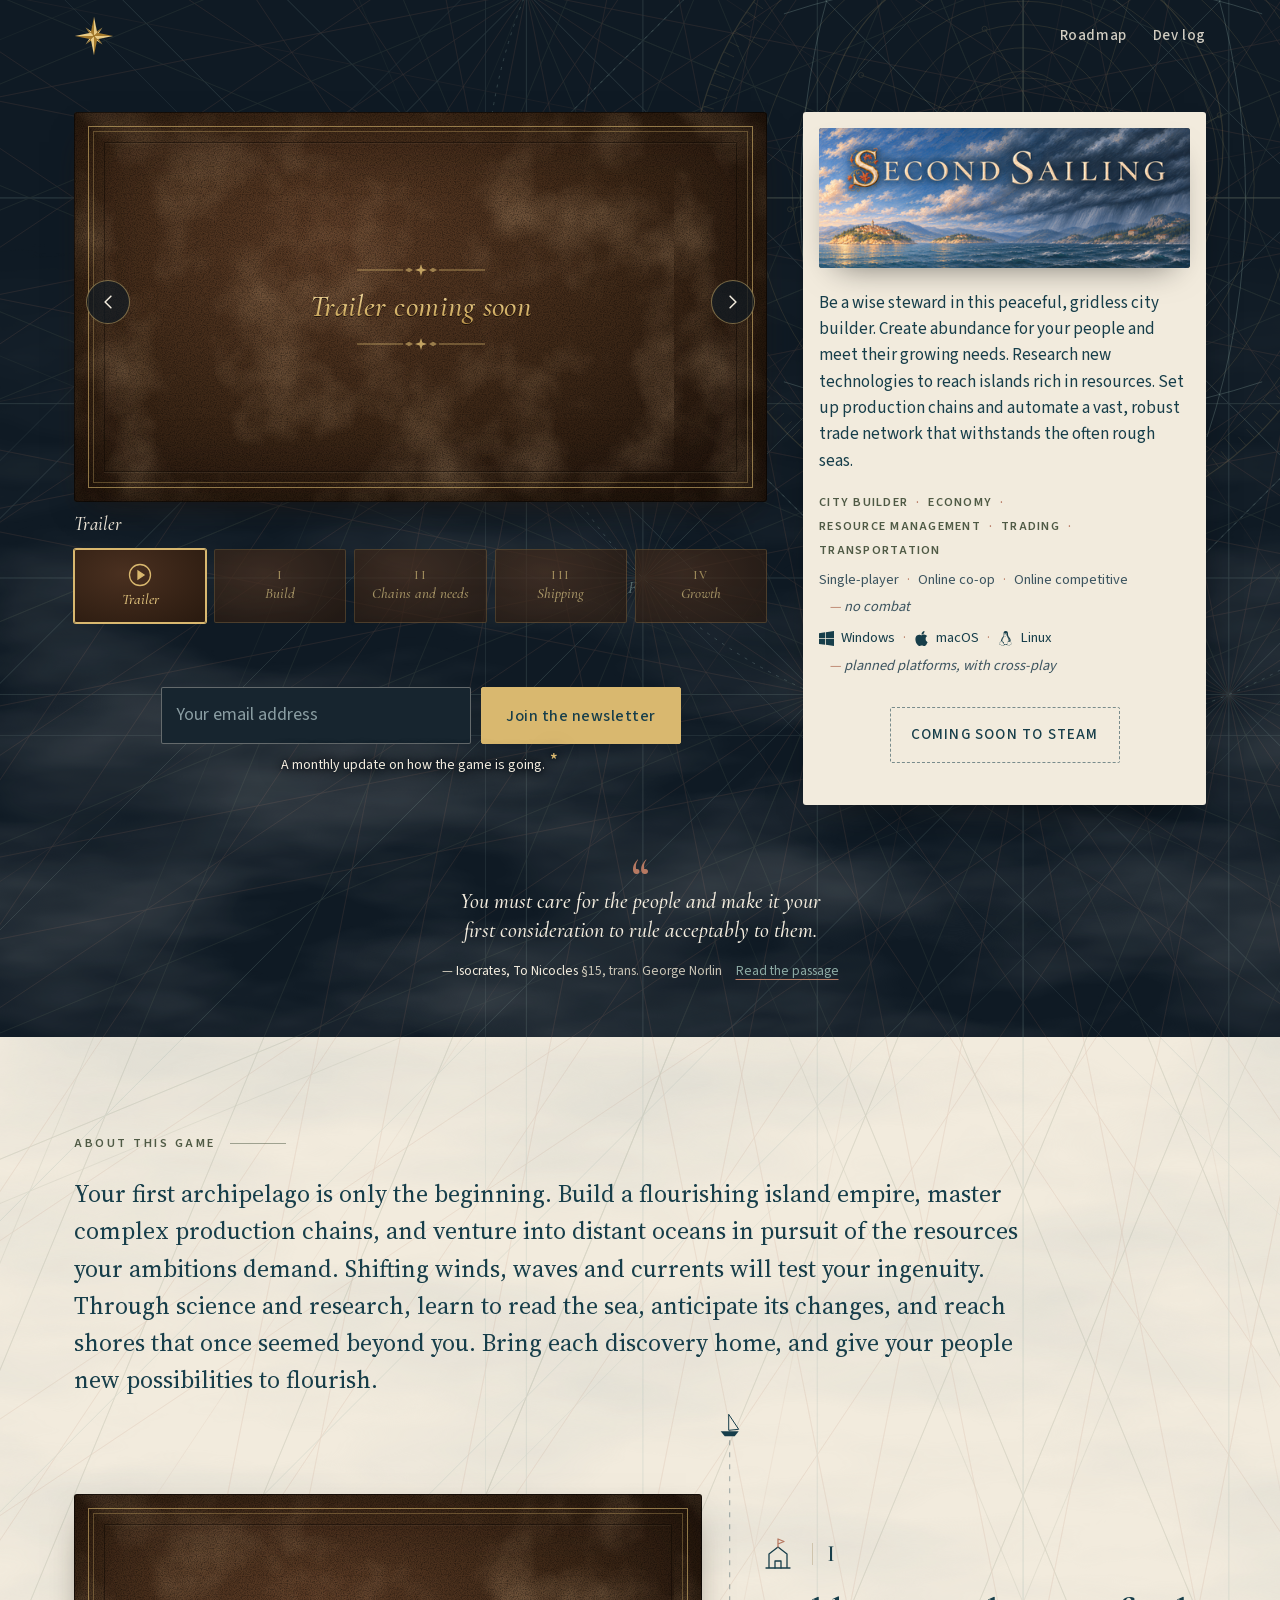
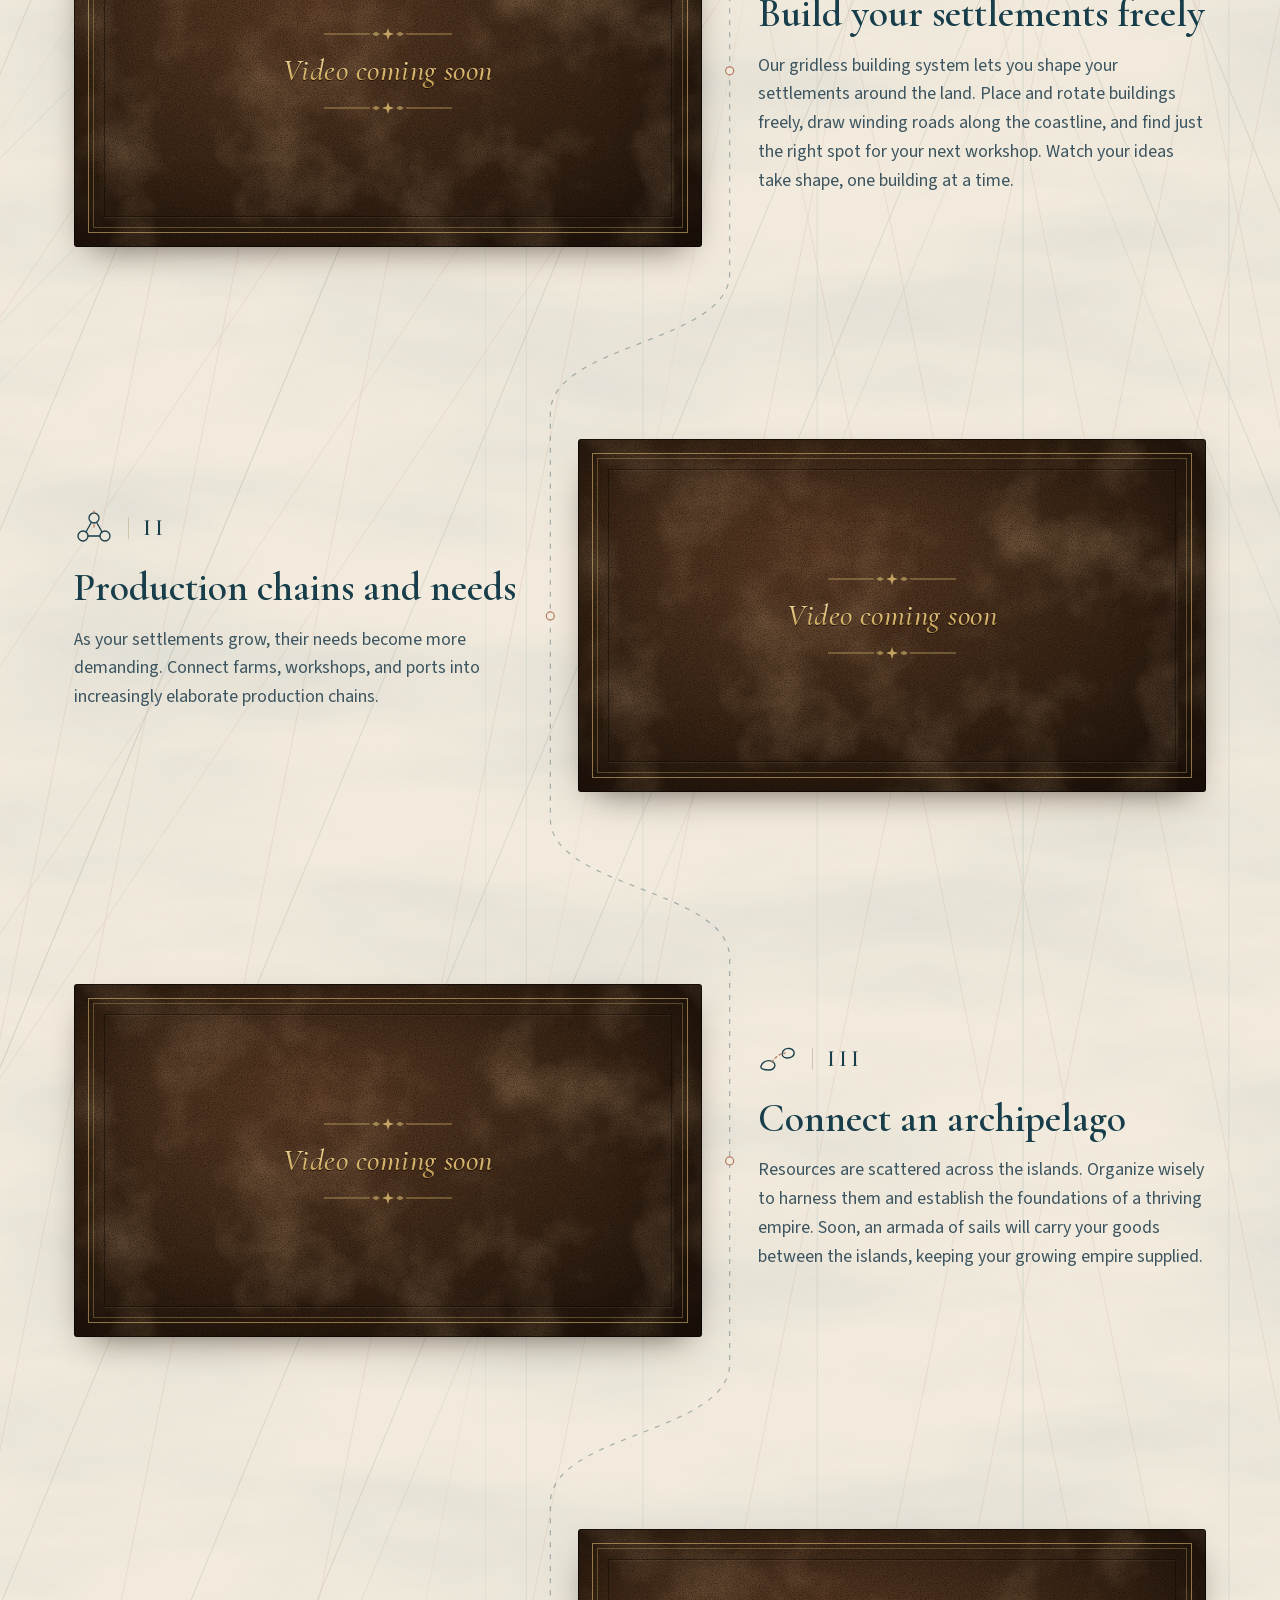
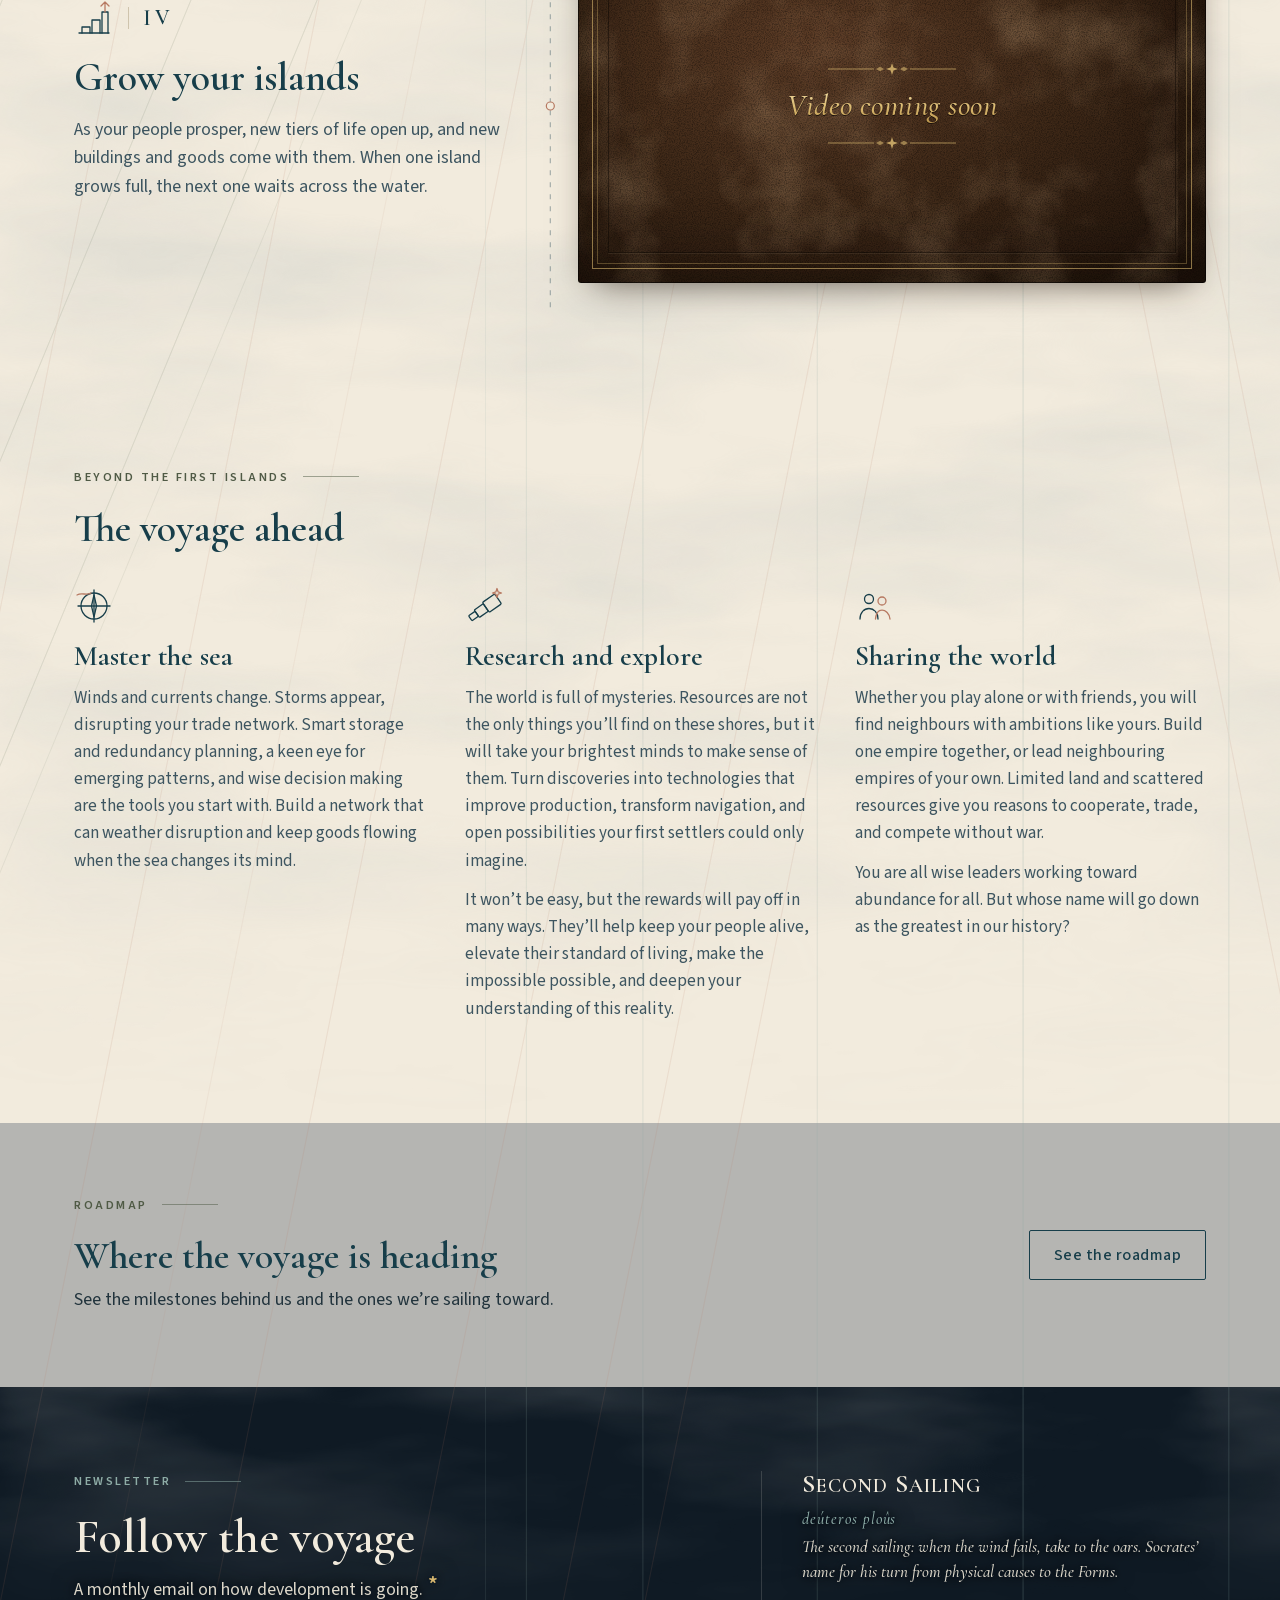
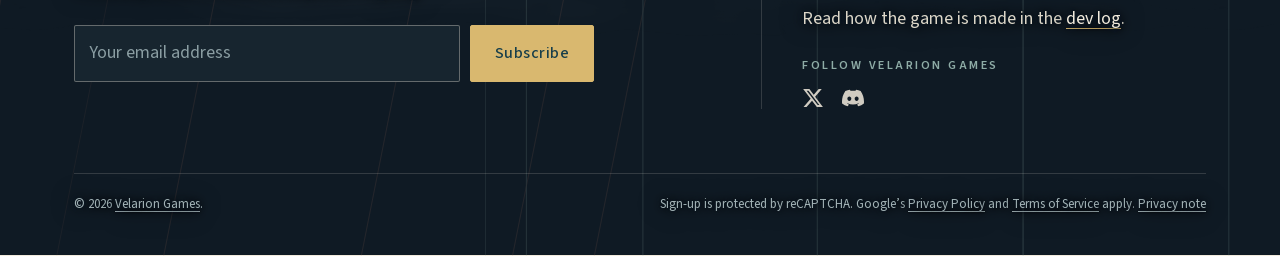
<file: index.html>
<!doctype html>
<html lang="en">
<head>
<meta charset="utf-8">
<meta name="viewport" content="width=device-width,initial-scale=1,viewport-fit=cover">
<title>Second Sailing · a peaceful island empire and city builder game</title>
<meta name="description" content="Be a wise steward in this peaceful, gridless city builder. Create abundance for your people and meet their growing needs. Research new technologies to reach islands rich in resources. Set up production chains and automate a vast, robust trade network that withstands the often rough seas.">
<!-- unlisted until the title is final: remove this line to let search engines index the site -->
<meta name="robots" content="noindex">
<meta name="theme-color" content="#0f1a24">
<link rel="canonical" href="https://secondsailinggame.com/">
<link rel="icon" href="assets/img/favicon.svg" type="image/svg+xml">
<link rel="icon" href="assets/img/favicon-32.png" sizes="32x32" type="image/png">
<link rel="apple-touch-icon" href="assets/img/apple-touch-icon.png">
<meta property="og:type" content="website">
<meta property="og:site_name" content="Second Sailing">
<meta property="og:url" content="https://secondsailinggame.com/">
<meta property="og:title" content="Second Sailing · a peaceful island empire and city builder game">
<meta property="og:description" content="Be a wise steward in this peaceful, gridless city builder. Create abundance for your people and meet their growing needs. Research new technologies to reach islands rich in resources. Set up production chains and automate a vast, robust trade network that withstands the often rough seas.">
<meta property="og:image" content="https://secondsailinggame.com/assets/img/og-card-capsule.jpg?v=3">
<meta property="og:image:width" content="1200">
<meta property="og:image:height" content="630">
<meta property="og:image:alt" content="Second Sailing, a peaceful island empire and city builder game, by Velarion Games">
<meta name="twitter:card" content="summary_large_image">
<meta name="twitter:site" content="@VelarionGames">
<meta name="twitter:title" content="Second Sailing · a peaceful island empire and city builder game">
<meta name="twitter:description" content="Be a wise steward in this peaceful, gridless city builder. Create abundance for your people and meet their growing needs. Research new technologies to reach islands rich in resources. Set up production chains and automate a vast, robust trade network that withstands the often rough seas.">
<meta name="twitter:image" content="https://secondsailinggame.com/assets/img/og-card-capsule.jpg?v=3">
<link rel="preload" href="assets/fonts/cormorant-garamond.woff2" as="font" type="font/woff2" crossorigin>
<link rel="preload" href="assets/fonts/source-sans-3.woff2" as="font" type="font/woff2" crossorigin>
<link rel="stylesheet" href="assets/css/site.css">
<link rel="stylesheet" href="assets/css/home.css">
<script src="assets/js/chart.js" defer></script>
<script src="assets/js/diag.js" defer></script>
<script src="assets/js/home.js" defer></script>
<script src="assets/js/newsletter.js" defer></script>
<!-- visitor stats: Umami, cookieless; see privacy.html -->
<script defer src="https://cloud.umami.is/script.js" data-website-id="c19581eb-c66b-4b30-b1ee-69ed02905c72" data-domains="secondsailinggame.com"></script>
</head>
<body>
<a class="skip" href="#about">Skip to content</a>

<header class="hero dark">
  <div class="mist" aria-hidden="true"><i class="a"></i><i class="b"></i></div>
  <div class="nav" id="nav"><div class="in">
    <a class="wordmark caps" href="#top" aria-label="Second Sailing, back to top"><svg class="compass" viewBox="-50 -50 100 100" aria-hidden="true"><path d="M0-30 5-5 0 0z" transform="rotate(45)"/><path class="sh" d="M0-30-5-5 0 0z" transform="rotate(45)"/><path d="M0-30 5-5 0 0z" transform="rotate(135)"/><path class="sh" d="M0-30-5-5 0 0z" transform="rotate(135)"/><path d="M0-30 5-5 0 0z" transform="rotate(225)"/><path class="sh" d="M0-30-5-5 0 0z" transform="rotate(225)"/><path d="M0-30 5-5 0 0z" transform="rotate(315)"/><path class="sh" d="M0-30-5-5 0 0z" transform="rotate(315)"/><path d="M0-48 8-8 0 0z" transform="rotate(0)"/><path class="sh" d="M0-48-8-8 0 0z" transform="rotate(0)"/><path d="M0-48 8-8 0 0z" transform="rotate(90)"/><path class="sh" d="M0-48-8-8 0 0z" transform="rotate(90)"/><path d="M0-48 8-8 0 0z" transform="rotate(180)"/><path class="sh" d="M0-48-8-8 0 0z" transform="rotate(180)"/><path d="M0-48 8-8 0 0z" transform="rotate(270)"/><path class="sh" d="M0-48-8-8 0 0z" transform="rotate(270)"/><circle r="3.2"/></svg><span class="wm">S<i>econd</i> S<i>ailing</i></span></a>
    <nav aria-label="Main"><a href="roadmap.html">Roadmap</a><a href="https://velarion.games/devlog/index.html" target="_blank" rel="noopener">Dev log</a></nav>
  </div></div>
  <!-- Steam's top area: trailer + screenshot carousel and the sign-up on the left; header capsule, short description and facts on the right; then the quote.
       Placeholders until the trailer, capsule art and the four loop screenshots exist. -->
  <div class="in store">
    <div class="side">
      <div class="capsule">
        <!-- placeholder small capsule (Steam 462x174) in the header capsule slot until the final art exists -->
        <h1 id="top"><img src="assets/img/capsule-small-placeholder.jpg" width="924" height="348" alt="Second Sailing" fetchpriority="high"></h1>
      </div>
    <div class="summary">
      <p class="short">Be a wise steward in this peaceful, gridless city builder. Create abundance for your people and meet their growing needs. Research new technologies to reach islands rich in resources. Set up production chains and automate a vast, robust trade network that withstands the often rough seas.</p>
      <ul class="facts">
        <li class="tags" aria-label="Genres"><span>City Builder</span><span>Economy</span><span>Resource Management</span><span>Trading</span><span>Transportation</span></li>
        <li aria-label="Ways to play"><span>Single-player</span><span>Online co-op</span><span>Online competitive</span><em>no combat</em></li>
        <li class="platforms" aria-label="Planned platforms"><span><svg class="os" viewBox="0 0 24 24" aria-hidden="true"><path fill="currentColor" d="M0 3.449L9.75 2.1v9.451H0m10.949-9.602L24 0v11.4H10.949M0 12.6h9.75v9.451L0 20.699M10.949 12.6H24V24l-12.9-1.801"/></svg>Windows</span><span><svg class="os" viewBox="0 0 24 24" aria-hidden="true"><path fill="currentColor" d="M12.152 6.896c-.948 0-2.415-1.078-3.96-1.04-2.04.027-3.91 1.183-4.961 3.014-2.117 3.675-.546 9.103 1.519 12.09 1.013 1.454 2.208 3.09 3.792 3.039 1.52-.065 2.09-.987 3.935-.987 1.831 0 2.35.987 3.96.948 1.637-.026 2.676-1.48 3.676-2.948 1.156-1.688 1.636-3.325 1.662-3.415-.039-.013-3.182-1.221-3.22-4.857-.026-3.04 2.48-4.494 2.597-4.559-1.429-2.09-3.623-2.324-4.39-2.376-2-.156-3.675 1.09-4.61 1.09zM15.53 3.83c.843-1.012 1.4-2.427 1.245-3.83-1.207.052-2.662.805-3.532 1.818-.78.896-1.454 2.338-1.273 3.714 1.338.104 2.715-.688 3.559-1.701"/></svg>macOS</span><span><svg class="os" viewBox="0 0 24 24" aria-hidden="true"><path fill="currentColor" d="M12.504 0c-.155 0-.315.008-.48.021-4.226.333-3.105 4.807-3.17 6.298-.076 1.092-.3 1.953-1.05 3.02-.885 1.051-2.127 2.75-2.716 4.521-.278.832-.41 1.684-.287 2.489a.424.424 0 00-.11.135c-.26.268-.45.6-.663.839-.199.199-.485.267-.797.4-.313.136-.658.269-.864.68-.09.189-.136.394-.132.602 0 .199.027.4.055.536.058.399.116.728.04.97-.249.68-.28 1.145-.106 1.484.174.334.535.47.94.601.81.2 1.91.135 2.774.6.926.466 1.866.67 2.616.47.526-.116.97-.464 1.208-.946.587-.003 1.23-.269 2.26-.334.699-.058 1.574.267 2.577.2.025.134.063.198.114.333l.003.003c.391.778 1.113 1.132 1.884 1.071.771-.06 1.592-.536 2.257-1.306.631-.765 1.683-1.084 2.378-1.503.348-.199.629-.469.649-.853.023-.4-.2-.811-.714-1.376v-.097l-.003-.003c-.17-.2-.25-.535-.338-.926-.085-.401-.182-.786-.492-1.046h-.003c-.059-.054-.123-.067-.188-.135a.357.357 0 00-.19-.064c.431-1.278.264-2.55-.173-3.694-.533-1.41-1.465-2.638-2.175-3.483-.796-1.005-1.576-1.957-1.56-3.368.026-2.152.236-6.133-3.544-6.139zm.529 3.405h.013c.213 0 .396.062.584.198.19.135.33.332.438.533.105.259.158.459.166.724 0-.02.006-.04.006-.06v.105a.086.086 0 01-.004-.021l-.004-.024a1.807 1.807 0 01-.15.706.953.953 0 01-.213.335.71.71 0 00-.088-.042c-.104-.045-.198-.064-.284-.133a1.312 1.312 0 00-.22-.066c.05-.06.146-.133.183-.198.053-.128.082-.264.088-.402v-.02a1.21 1.21 0 00-.061-.4c-.045-.134-.101-.2-.183-.333-.084-.066-.167-.132-.267-.132h-.016c-.093 0-.176.03-.262.132a.8.8 0 00-.205.334 1.18 1.18 0 00-.09.4v.019c.002.089.008.179.02.267-.193-.067-.438-.135-.607-.202a1.635 1.635 0 01-.018-.2v-.02a1.772 1.772 0 01.15-.768c.082-.22.232-.406.43-.533a.985.985 0 01.594-.2zm-2.962.059h.036c.142 0 .27.048.399.135.146.129.264.288.344.465.09.199.14.4.153.667v.004c.007.134.006.2-.002.266v.08c-.03.007-.056.018-.083.024-.152.055-.274.135-.393.2.012-.09.013-.18.003-.267v-.015c-.012-.133-.04-.2-.082-.333a.613.613 0 00-.166-.267.248.248 0 00-.183-.064h-.021c-.071.006-.13.04-.186.132a.552.552 0 00-.12.27.944.944 0 00-.023.33v.015c.012.135.037.2.08.334.046.134.098.2.166.268.01.009.02.018.034.024-.07.057-.117.07-.176.136a.304.304 0 01-.131.068 2.62 2.62 0 01-.275-.402 1.772 1.772 0 01-.155-.667 1.759 1.759 0 01.08-.668 1.43 1.43 0 01.283-.535c.128-.133.26-.2.418-.2zm1.37 1.706c.332 0 .733.065 1.216.399.293.2.523.269 1.052.468h.003c.255.136.405.266.478.399v-.131a.571.571 0 01.016.47c-.123.31-.516.643-1.063.842v.002c-.268.135-.501.333-.775.465-.276.135-.588.292-1.012.267a1.139 1.139 0 01-.448-.067 3.566 3.566 0 01-.322-.198c-.195-.135-.363-.332-.612-.465v-.005h-.005c-.4-.246-.616-.512-.686-.71-.07-.268-.005-.47.193-.6.224-.135.38-.271.483-.336.104-.074.143-.102.176-.131h.002v-.003c.169-.202.436-.47.839-.601.139-.036.294-.065.466-.065zm2.8 2.142c.358 1.417 1.196 3.475 1.735 4.473.286.534.855 1.659 1.102 3.024.156-.005.33.018.513.064.646-1.671-.546-3.467-1.089-3.966-.22-.2-.232-.335-.123-.335.59.534 1.365 1.572 1.646 2.757.13.535.16 1.104.021 1.67.067.028.135.06.205.067 1.032.534 1.413.938 1.23 1.537v-.043c-.06-.003-.12 0-.18 0h-.016c.151-.467-.182-.825-1.065-1.224-.915-.4-1.646-.336-1.77.465-.008.043-.013.066-.018.135-.068.023-.139.053-.209.064-.43.268-.662.669-.793 1.187-.13.533-.17 1.156-.205 1.869v.003c-.02.334-.17.838-.319 1.35-1.5 1.072-3.58 1.538-5.348.334a2.645 2.645 0 00-.402-.533 1.45 1.45 0 00-.275-.333c.182 0 .338-.03.465-.067a.615.615 0 00.314-.334c.108-.267 0-.697-.345-1.163-.345-.467-.931-.995-1.788-1.521-.63-.4-.986-.87-1.15-1.396-.165-.534-.143-1.085-.015-1.645.245-1.07.873-2.11 1.274-2.763.107-.065.037.135-.408.974-.396.751-1.14 2.497-.122 3.854a8.123 8.123 0 01.647-2.876c.564-1.278 1.743-3.504 1.836-5.268.048.036.217.135.289.202.218.133.38.333.59.465.21.201.477.335.876.335.039.003.075.006.11.006.412 0 .73-.134.997-.268.29-.134.52-.334.74-.4h.005c.467-.135.835-.402 1.044-.7zm2.185 8.958c.037.6.343 1.245.882 1.377.588.134 1.434-.333 1.791-.765l.211-.01c.315-.007.577.01.847.268l.003.003c.208.199.305.53.391.876.085.4.154.78.409 1.066.486.527.645.906.636 1.14l.003-.007v.018l-.003-.012c-.015.262-.185.396-.498.595-.63.401-1.746.712-2.457 1.57-.618.737-1.37 1.14-2.036 1.191-.664.053-1.237-.2-1.574-.898l-.005-.003c-.21-.4-.12-1.025.056-1.69.176-.668.428-1.344.463-1.897.037-.714.076-1.335.195-1.814.12-.465.308-.797.641-.984l.045-.022zm-10.814.049h.01c.053 0 .105.005.157.014.376.055.706.333 1.023.752l.91 1.664.003.003c.243.533.754 1.064 1.189 1.637.434.598.77 1.131.729 1.57v.006c-.057.744-.48 1.148-1.125 1.294-.645.135-1.52.002-2.395-.464-.968-.536-2.118-.469-2.857-.602-.369-.066-.61-.2-.723-.4-.11-.2-.113-.602.123-1.23v-.004l.002-.003c.117-.334.03-.752-.027-1.118-.055-.401-.083-.71.043-.94.16-.334.396-.4.69-.533.294-.135.64-.202.915-.47h.002v-.002c.256-.268.445-.601.668-.838.19-.201.38-.336.663-.336zm7.159-9.074c-.435.201-.945.535-1.488.535-.542 0-.97-.267-1.28-.466-.154-.134-.28-.268-.373-.335-.164-.134-.144-.333-.074-.333.109.016.129.134.199.2.096.066.215.2.36.333.292.2.68.467 1.167.467.485 0 1.053-.267 1.398-.466.195-.135.445-.334.648-.467.156-.136.149-.267.279-.267.128.016.034.134-.147.332a8.097 8.097 0 01-.69.468zm-1.082-1.583V5.64c-.006-.02.013-.042.029-.05.074-.043.18-.027.26.004.063 0 .16.067.15.135-.006.049-.085.066-.135.066-.055 0-.092-.043-.141-.068-.052-.018-.146-.008-.163-.065zm-.551 0c-.02.058-.113.049-.166.066-.047.025-.086.068-.14.068-.05 0-.13-.02-.136-.068-.01-.066.088-.133.15-.133.08-.031.184-.047.259-.005.019.009.036.03.03.05v.02h.003z"/></svg>Linux</span><em>planned platforms, with cross-play</em></li>
      </ul>
    </div>
      <div class="steam">
        <p class="steam-soon">Coming soon to Steam</p>
      </div>
    </div>
    <div class="main-col">
    <div class="gallery" aria-roledescription="carousel" aria-label="Trailer and screenshots">
      <div class="stage">
        <figure class="slide trailer" id="shot-trailer" role="group" aria-roledescription="slide" aria-label="1 of 5: Trailer">
          <div class="tocome" role="img" aria-label="Trailer coming soon"><div class="plate"><svg class="orn" viewBox="0 0 132 14" aria-hidden="true"><path d="M2 7h46M84 7h46" stroke="currentColor" stroke-width=".8"/><path d="M50 7l4-2.2L58 7l-4 2.2zM74 7l4-2.2L82 7l-4 2.2z" fill="currentColor" opacity=".7"/><path d="M66 1l1.4 4.6L72 7l-4.6 1.4L66 13l-1.4-4.6L60 7l4.6-1.4z" fill="currentColor"/></svg><b>Trailer coming soon</b><svg class="orn" viewBox="0 0 132 14" aria-hidden="true"><path d="M2 7h46M84 7h46" stroke="currentColor" stroke-width=".8"/><path d="M50 7l4-2.2L58 7l-4 2.2zM74 7l4-2.2L82 7l-4 2.2z" fill="currentColor" opacity=".7"/><path d="M66 1l1.4 4.6L72 7l-4.6 1.4L66 13l-1.4-4.6L60 7l4.6-1.4z" fill="currentColor"/></svg></div></div>
          <figcaption>Trailer</figcaption>
        </figure>
        <figure class="slide" id="shot-2" role="group" aria-roledescription="slide" aria-label="2 of 5: Build your settlements freely" hidden>
          <div class="tocome" role="img" aria-label="Build your settlements freely: screenshot coming soon"><div class="plate"><svg class="orn" viewBox="0 0 132 14" aria-hidden="true"><path d="M2 7h46M84 7h46" stroke="currentColor" stroke-width=".8"/><path d="M50 7l4-2.2L58 7l-4 2.2zM74 7l4-2.2L82 7l-4 2.2z" fill="currentColor" opacity=".7"/><path d="M66 1l1.4 4.6L72 7l-4.6 1.4L66 13l-1.4-4.6L60 7l4.6-1.4z" fill="currentColor"/></svg><b>Screenshot coming soon</b><svg class="orn" viewBox="0 0 132 14" aria-hidden="true"><path d="M2 7h46M84 7h46" stroke="currentColor" stroke-width=".8"/><path d="M50 7l4-2.2L58 7l-4 2.2zM74 7l4-2.2L82 7l-4 2.2z" fill="currentColor" opacity=".7"/><path d="M66 1l1.4 4.6L72 7l-4.6 1.4L66 13l-1.4-4.6L60 7l4.6-1.4z" fill="currentColor"/></svg></div></div>
          <figcaption><span>I</span>Build your settlements freely</figcaption>
        </figure>
        <figure class="slide" id="shot-3" role="group" aria-roledescription="slide" aria-label="3 of 5: Production chains and needs" hidden>
          <div class="tocome" role="img" aria-label="Production chains and needs: screenshot coming soon"><div class="plate"><svg class="orn" viewBox="0 0 132 14" aria-hidden="true"><path d="M2 7h46M84 7h46" stroke="currentColor" stroke-width=".8"/><path d="M50 7l4-2.2L58 7l-4 2.2zM74 7l4-2.2L82 7l-4 2.2z" fill="currentColor" opacity=".7"/><path d="M66 1l1.4 4.6L72 7l-4.6 1.4L66 13l-1.4-4.6L60 7l4.6-1.4z" fill="currentColor"/></svg><b>Screenshot coming soon</b><svg class="orn" viewBox="0 0 132 14" aria-hidden="true"><path d="M2 7h46M84 7h46" stroke="currentColor" stroke-width=".8"/><path d="M50 7l4-2.2L58 7l-4 2.2zM74 7l4-2.2L82 7l-4 2.2z" fill="currentColor" opacity=".7"/><path d="M66 1l1.4 4.6L72 7l-4.6 1.4L66 13l-1.4-4.6L60 7l4.6-1.4z" fill="currentColor"/></svg></div></div>
          <figcaption><span>II</span>Production chains and needs</figcaption>
        </figure>
        <figure class="slide" id="shot-4" role="group" aria-roledescription="slide" aria-label="4 of 5: Connect an archipelago" hidden>
          <div class="tocome" role="img" aria-label="Connect an archipelago: screenshot coming soon"><div class="plate"><svg class="orn" viewBox="0 0 132 14" aria-hidden="true"><path d="M2 7h46M84 7h46" stroke="currentColor" stroke-width=".8"/><path d="M50 7l4-2.2L58 7l-4 2.2zM74 7l4-2.2L82 7l-4 2.2z" fill="currentColor" opacity=".7"/><path d="M66 1l1.4 4.6L72 7l-4.6 1.4L66 13l-1.4-4.6L60 7l4.6-1.4z" fill="currentColor"/></svg><b>Screenshot coming soon</b><svg class="orn" viewBox="0 0 132 14" aria-hidden="true"><path d="M2 7h46M84 7h46" stroke="currentColor" stroke-width=".8"/><path d="M50 7l4-2.2L58 7l-4 2.2zM74 7l4-2.2L82 7l-4 2.2z" fill="currentColor" opacity=".7"/><path d="M66 1l1.4 4.6L72 7l-4.6 1.4L66 13l-1.4-4.6L60 7l4.6-1.4z" fill="currentColor"/></svg></div></div>
          <figcaption><span>III</span>Connect an archipelago</figcaption>
        </figure>
        <figure class="slide" id="shot-5" role="group" aria-roledescription="slide" aria-label="5 of 5: Grow your islands" hidden>
          <div class="tocome" role="img" aria-label="Grow your islands: screenshot coming soon"><div class="plate"><svg class="orn" viewBox="0 0 132 14" aria-hidden="true"><path d="M2 7h46M84 7h46" stroke="currentColor" stroke-width=".8"/><path d="M50 7l4-2.2L58 7l-4 2.2zM74 7l4-2.2L82 7l-4 2.2z" fill="currentColor" opacity=".7"/><path d="M66 1l1.4 4.6L72 7l-4.6 1.4L66 13l-1.4-4.6L60 7l4.6-1.4z" fill="currentColor"/></svg><b>Screenshot coming soon</b><svg class="orn" viewBox="0 0 132 14" aria-hidden="true"><path d="M2 7h46M84 7h46" stroke="currentColor" stroke-width=".8"/><path d="M50 7l4-2.2L58 7l-4 2.2zM74 7l4-2.2L82 7l-4 2.2z" fill="currentColor" opacity=".7"/><path d="M66 1l1.4 4.6L72 7l-4.6 1.4L66 13l-1.4-4.6L60 7l4.6-1.4z" fill="currentColor"/></svg></div></div>
          <figcaption><span>IV</span>Grow your islands</figcaption>
        </figure>
        <button type="button" class="nudge back" aria-label="Previous slide"><svg viewBox="0 0 24 24" aria-hidden="true"><path d="M15.5 5l-7 7 7 7"/></svg></button>
        <button type="button" class="nudge fwd" aria-label="Next slide"><svg viewBox="0 0 24 24" aria-hidden="true"><path d="M8.5 5l7 7-7 7"/></svg></button>
      </div>
      <div class="thumbs">
        <button type="button" class="thumb play" aria-controls="shot-trailer" aria-label="Show slide 1: Trailer" aria-current="true"><svg viewBox="0 0 24 24" aria-hidden="true"><circle cx="12" cy="12" r="10.5"/><path d="M10 8l6 4-6 4z"/></svg><span>Trailer</span></button>
        <button type="button" class="thumb" aria-controls="shot-2" aria-label="Show slide 2: Build your settlements freely"><span class="num">I</span><span>Build</span></button>
        <button type="button" class="thumb" aria-controls="shot-3" aria-label="Show slide 3: Production chains and needs"><span class="num">II</span><span>Chains and needs</span></button>
        <button type="button" class="thumb" aria-controls="shot-4" aria-label="Show slide 4: Connect an archipelago"><span class="num">III</span><span>Shipping</span></button>
        <button type="button" class="thumb" aria-controls="shot-5" aria-label="Show slide 5: Grow your islands"><span class="num">IV</span><span>Growth</span></button>
      </div>
    </div>
    </div>
    <div class="cta">
      <form class="signup" id="hero-nl" aria-describedby="hero-nl-msg">
        <label class="vh" for="hero-email">Email address</label>
        <input id="hero-email" name="email" type="email" autocomplete="email" placeholder="Your email address" required>
        <button class="btn" type="submit">Join the newsletter</button>
      </form>
      <small class="signup-msg" id="hero-nl-msg" role="status">A monthly update on how the game is going.<a class="star" href="privacy.html" aria-label="Privacy note">*</a></small>
    </div>
  </div>
  <div class="in quote">
    <figure>
      <blockquote cite="http://www.perseus.tufts.edu/hopper/text?doc=Perseus:text:1999.01.0144:speech=2:section=15"><p>You must care for the people and make it your first consideration to rule acceptably to them.</p></blockquote>
      <figcaption><span>— <cite>Isocrates, To Nicocles</cite> §15, trans. George Norlin</span><a href="http://www.perseus.tufts.edu/hopper/text?doc=Perseus:text:1999.01.0144:speech=2:section=15" target="_blank" rel="noopener">Read the passage</a></figcaption>
    </figure>
  </div>
</header>

<main>
<div id="game">
<!-- About this game: one ground and one haze layer from the opening through the loop sections and "Beyond the first islands" -->
<div class="mist haze" aria-hidden="true"><i class="a"></i><i class="b"></i></div>
<section class="intro" id="about" tabindex="-1" aria-labelledby="about-h">
  <div class="in">
    <h2 class="label" id="about-h">About this game</h2>
    <!-- extended short description goes here once the short description is settled; today's intro paragraph until then -->
    <p class="lede">Your first archipelago is only the beginning. Build a flourishing island empire, master complex production chains, and venture into distant oceans in pursuit of the resources your ambitions demand. Shifting winds, waves and currents will test your ingenuity. Through science and research, learn to read the sea, anticipate its changes, and reach shores that once seemed beyond you. Bring each discovery home, and give your people new possibilities to flourish.</p>
  </div>
</section>
  <section class="feature" id="build" aria-labelledby="build-h">
    <div class="in"><article class="row">
      <div class="media"><div class="tocome" role="img" aria-label="Build your settlements freely: video coming soon"><div class="plate"><svg class="orn" viewBox="0 0 132 14" aria-hidden="true"><path d="M2 7h46M84 7h46" stroke="currentColor" stroke-width=".8"/><path d="M50 7l4-2.2L58 7l-4 2.2zM74 7l4-2.2L82 7l-4 2.2z" fill="currentColor" opacity=".7"/><path d="M66 1l1.4 4.6L72 7l-4.6 1.4L66 13l-1.4-4.6L60 7l4.6-1.4z" fill="currentColor"/></svg><b>Video coming soon</b><svg class="orn" viewBox="0 0 132 14" aria-hidden="true"><path d="M2 7h46M84 7h46" stroke="currentColor" stroke-width=".8"/><path d="M50 7l4-2.2L58 7l-4 2.2zM74 7l4-2.2L82 7l-4 2.2z" fill="currentColor" opacity=".7"/><path d="M66 1l1.4 4.6L72 7l-4.6 1.4L66 13l-1.4-4.6L60 7l4.6-1.4z" fill="currentColor"/></svg></div></div></div>
      <div class="txt">
        <div class="chap"><svg viewBox="0 0 40 40" aria-hidden="true"><path d="M8 34h24M11 34V20l9-7 9 7v14"/><path d="M17 34v-7h6v7"/><path class="acc" d="M20 13V5l6 2.5-6 2.5"/></svg><span>I</span></div>
        <h2 id="build-h">Build your settlements freely</h2>
          <p>Our gridless building system lets you shape your settlements around the land. Place and rotate buildings freely, draw winding roads along the coastline, and find just the right spot for your next workshop. Watch your ideas take shape, one building at a time.</p>
      </div>
    </article></div>
  </section>
  <section class="feature" id="chains" aria-labelledby="chains-h">
    <div class="in"><article class="row flip">
      <div class="media"><div class="tocome" role="img" aria-label="Production chains and needs: video coming soon"><div class="plate"><svg class="orn" viewBox="0 0 132 14" aria-hidden="true"><path d="M2 7h46M84 7h46" stroke="currentColor" stroke-width=".8"/><path d="M50 7l4-2.2L58 7l-4 2.2zM74 7l4-2.2L82 7l-4 2.2z" fill="currentColor" opacity=".7"/><path d="M66 1l1.4 4.6L72 7l-4.6 1.4L66 13l-1.4-4.6L60 7l4.6-1.4z" fill="currentColor"/></svg><b>Video coming soon</b><svg class="orn" viewBox="0 0 132 14" aria-hidden="true"><path d="M2 7h46M84 7h46" stroke="currentColor" stroke-width=".8"/><path d="M50 7l4-2.2L58 7l-4 2.2zM74 7l4-2.2L82 7l-4 2.2z" fill="currentColor" opacity=".7"/><path d="M66 1l1.4 4.6L72 7l-4.6 1.4L66 13l-1.4-4.6L60 7l4.6-1.4z" fill="currentColor"/></svg></div></div></div>
      <div class="txt">
        <div class="chap"><svg viewBox="0 0 40 40" aria-hidden="true"><circle cx="9" cy="28" r="5"/><circle cx="31" cy="28" r="5"/><circle cx="20" cy="10" r="5"/><path d="M12 24l5-9M28 24l-5-9M14 28h12"/><path class="acc" d="M20 5v-2M20 17v2"/></svg><span>II</span></div>
        <h2 id="chains-h">Production chains and needs</h2>
          <p>As your settlements grow, their needs become more demanding. Connect farms, workshops, and ports into increasingly elaborate production chains.</p>
      </div>
    </article></div>
  </section>
  <section class="feature" id="connect" aria-labelledby="connect-h">
    <div class="in"><article class="row">
      <div class="media"><div class="tocome" role="img" aria-label="Connect an archipelago: video coming soon"><div class="plate"><svg class="orn" viewBox="0 0 132 14" aria-hidden="true"><path d="M2 7h46M84 7h46" stroke="currentColor" stroke-width=".8"/><path d="M50 7l4-2.2L58 7l-4 2.2zM74 7l4-2.2L82 7l-4 2.2z" fill="currentColor" opacity=".7"/><path d="M66 1l1.4 4.6L72 7l-4.6 1.4L66 13l-1.4-4.6L60 7l4.6-1.4z" fill="currentColor"/></svg><b>Video coming soon</b><svg class="orn" viewBox="0 0 132 14" aria-hidden="true"><path d="M2 7h46M84 7h46" stroke="currentColor" stroke-width=".8"/><path d="M50 7l4-2.2L58 7l-4 2.2zM74 7l4-2.2L82 7l-4 2.2z" fill="currentColor" opacity=".7"/><path d="M66 1l1.4 4.6L72 7l-4.6 1.4L66 13l-1.4-4.6L60 7l4.6-1.4z" fill="currentColor"/></svg></div></div></div>
      <div class="txt">
        <div class="chap"><svg viewBox="0 0 40 40" aria-hidden="true"><path d="M3 27c2-5 8-7 12-4s1 8-4 8-9-1-8-4z"/><path d="M25 12c3-4 10-3 11 1s-3 6-7 6-6-3-4-7z"/><path class="acc" d="M14 23c4-6 8-8 13-9" stroke-dasharray="2 3"/></svg><span>III</span></div>
        <h2 id="connect-h">Connect an archipelago</h2>
          <p>Resources are scattered across the islands. Organize wisely to harness them and establish the foundations of a thriving empire. Soon, an armada of sails will carry your goods between the islands, keeping your growing empire supplied.</p>
      </div>
    </article></div>
  </section>
  <section class="feature" id="growth" aria-labelledby="growth-h">
    <div class="in"><article class="row flip">
      <div class="media"><div class="tocome" role="img" aria-label="Grow your islands: video coming soon"><div class="plate"><svg class="orn" viewBox="0 0 132 14" aria-hidden="true"><path d="M2 7h46M84 7h46" stroke="currentColor" stroke-width=".8"/><path d="M50 7l4-2.2L58 7l-4 2.2zM74 7l4-2.2L82 7l-4 2.2z" fill="currentColor" opacity=".7"/><path d="M66 1l1.4 4.6L72 7l-4.6 1.4L66 13l-1.4-4.6L60 7l4.6-1.4z" fill="currentColor"/></svg><b>Video coming soon</b><svg class="orn" viewBox="0 0 132 14" aria-hidden="true"><path d="M2 7h46M84 7h46" stroke="currentColor" stroke-width=".8"/><path d="M50 7l4-2.2L58 7l-4 2.2zM74 7l4-2.2L82 7l-4 2.2z" fill="currentColor" opacity=".7"/><path d="M66 1l1.4 4.6L72 7l-4.6 1.4L66 13l-1.4-4.6L60 7l4.6-1.4z" fill="currentColor"/></svg></div></div></div>
      <div class="txt">
        <div class="chap"><svg viewBox="0 0 40 40" aria-hidden="true"><path d="M5 35h30"/><path d="M8 35v-6h8v6M18 35V22h8v13M28 35V14h6v21"/><path class="acc" d="M31 14V4M31 4l-4 4M31 4l4 4"/></svg><span>IV</span></div>
        <h2 id="growth-h">Grow your islands</h2>
          <!-- DRAFT copy (suggestion, not Daniel's words): replace once growth is defined -->
          <p class="draft">As your people prosper, new tiers of life open up, and new buildings and goods come with them. When one island grows full, the next one waits across the water.</p>
      </div>
    </article></div>
  </section>
<section class="horizon" id="horizon" aria-labelledby="horizon-h">
  <div class="in">
    <div class="label">Beyond the first islands</div>
    <h2 id="horizon-h">The voyage ahead</h2>
    <div class="cards">
      <article class="card" id="sea" aria-labelledby="sea-h">
        <div class="chap"><svg viewBox="0 0 40 40" aria-hidden="true"><circle cx="20" cy="20" r="13"/><path d="M20 4v32M4 20h32"/><path d="M20 9l2.5 11L20 31l-2.5-11z"/><path class="acc" d="M3 9c5-3 9 1 14-2"/></svg></div>
        <h3 id="sea-h">Master the sea</h3>
        <p>Winds and currents change. Storms appear, disrupting your trade network. Smart storage and redundancy planning, a keen eye for emerging patterns, and wise decision making are the tools you start with. Build a network that can weather disruption and keep goods flowing when the sea changes its mind.</p>
      </article>
      <article class="card" id="research" aria-labelledby="research-h">
        <div class="chap"><svg viewBox="0 0 40 40" aria-hidden="true"><g transform="rotate(-35 20 22)"><rect x="2" y="19" width="8" height="6" rx="1"/><rect x="10" y="17.5" width="11" height="9" rx="1"/><rect x="21" y="16" width="15" height="12" rx="1.5"/></g><path class="acc" d="M32 2.5l1.1 3.4 3.4 1.1-3.4 1.1-1.1 3.4-1.1-3.4-3.4-1.1 3.4-1.1z"/></svg></div>
        <h3 id="research-h">Research and explore</h3>
        <p>The world is full of mysteries. Resources are not the only things you’ll find on these shores, but it will take your brightest minds to make sense of them. Turn discoveries into technologies that improve production, transform navigation, and open possibilities your first settlers could only imagine.</p>
<p>It won’t be easy, but the rewards will pay off in many ways. They’ll help keep your people alive, elevate their standard of living, make the impossible possible, and deepen your understanding of this reality.</p>
      </article>
      <article class="card" id="together" aria-labelledby="together-h">
        <div class="chap"><svg viewBox="0 0 40 40" aria-hidden="true"><circle cx="14" cy="13" r="4.5"/><path d="M5 33c0-6.5 4-10.5 9-10.5s9 4 9 10.5"/><circle class="acc" cx="27" cy="15" r="4"/><path class="acc" d="M20.5 33c.5-5.5 3-8.8 6.5-8.8s7.5 3.3 8 8.8"/></svg></div>
        <h3 id="together-h">Sharing the world</h3>
        <p>Whether you play alone or with friends, you will find neighbours with ambitions like yours. Build one empire together, or lead neighbouring empires of your own. Limited land and scattered resources give you reasons to cooperate, trade, and compete without war.</p>
<p>You are all wise leaders working toward abundance for all. But whose name will go down as the greatest in our history?</p>
      </article>
    </div>
  </div>
</section>
</div>


<section class="band next-sec" aria-labelledby="roadmap-h">
  <div class="in"><div class="next">
    <div>
      <div class="label">Roadmap</div>
      <h2 id="roadmap-h">Where the voyage is heading</h2>
      <p>See the milestones behind us and the ones we’re sailing toward.</p>
    </div>
    <a class="btn" href="roadmap.html">See the roadmap</a>
  </div></div>
</section>
</main>

<footer class="foot dark" id="newsletter">
  <div class="mist" aria-hidden="true"><i class="a"></i><i class="b"></i></div>
  <div class="in">
    <div class="cols">
      <div>
        <div class="label">Newsletter</div>
        <h2>Follow the voyage</h2>
        <p>A monthly email on how development is going.<a class="star" href="privacy.html" aria-label="Privacy note">*</a></p>
        <form class="signup" id="nl" aria-describedby="nl-msg">
          <label class="vh" for="nl-email">Email address</label>
          <input id="nl-email" name="email" type="email" autocomplete="email" placeholder="Your email address" required>
          <button class="btn" type="submit">Subscribe</button>
        </form>
        <small class="signup-msg" id="nl-msg" role="status"></small>
      </div>
      <div class="studio" id="devlog">
        <div class="wm caps">S<i>econd</i> S<i>ailing</i></div>
        <p class="gloss"><b lang="grc-Latn">deúteros ploûs</b>The second sailing: when the wind fails, take to the oars. Socrates’ name for his turn from physical causes to the Forms.</p>
        <p>Read how the game is made in the <a href="https://velarion.games/devlog/index.html" target="_blank" rel="noopener">dev log</a>.</p>
        <div class="social">
          <span>Follow Velarion Games</span>
          <a href="https://x.com/VelarionGames" target="_blank" rel="noopener" aria-label="Velarion Games on X"><svg viewBox="0 0 24 24" aria-hidden="true"><path fill="currentColor" d="M18.244 2.25h3.308l-7.227 8.26 8.502 11.24H16.17l-5.214-6.817L4.99 21.75H1.68l7.73-8.835L1.254 2.25H8.08l4.713 6.231zm-1.161 17.52h1.833L7.084 4.126H5.117z"/></svg></a>
          <a href="https://discord.gg/VWsafFcXDW" target="_blank" rel="noopener" aria-label="Velarion Games on Discord"><svg viewBox="0 0 126.644 96" aria-hidden="true"><path fill="currentColor" d="M81.15,0c-1.2376,2.1973-2.3489,4.4704-3.3591,6.794-9.5975-1.4396-19.3718-1.4396-28.9945,0-.985-2.3236-2.1216-4.5967-3.3591-6.794-9.0166,1.5407-17.8059,4.2431-26.1405,8.0568C2.779,32.5304-1.6914,56.3725.5312,79.8863c9.6732,7.1476,20.5083,12.603,32.0505,16.0884,2.6014-3.4854,4.8998-7.1981,6.8698-11.0623-3.738-1.3891-7.3497-3.1318-10.8098-5.1523.9092-.6567,1.7932-1.3386,2.6519-1.9953,20.281,9.547,43.7696,9.547,64.0758,0,.8587.7072,1.7427,1.3891,2.6519,1.9953-3.4601,2.0457-7.0718,3.7632-10.835,5.1776,1.97,3.8642,4.2683,7.5769,6.8698,11.0623,11.5419-3.4854,22.3769-8.9156,32.0509-16.0631,2.626-27.2771-4.496-50.9172-18.817-71.8548C98.9811,4.2684,90.1918,1.5659,81.1752.0505l-.0252-.0505ZM42.2802,65.4144c-6.2383,0-11.4159-5.6575-11.4159-12.6535s4.9755-12.6788,11.3907-12.6788,11.5169,5.708,11.4159,12.6788c-.101,6.9708-5.026,12.6535-11.3907,12.6535ZM84.3576,65.4144c-6.2637,0-11.3907-5.6575-11.3907-12.6535s4.9755-12.6788,11.3907-12.6788,11.4917,5.708,11.3906,12.6788c-.101,6.9708-5.026,12.6535-11.3906,12.6535Z"/></svg></a>
        </div>
      </div>
    </div>
    <div class="legal">
      <span>© 2026 <a href="https://velarion.games/" target="_blank" rel="noopener">Velarion Games</a>.</span>
      <span>Sign-up is protected by reCAPTCHA. Google’s <a href="https://policies.google.com/privacy" target="_blank" rel="noopener">Privacy Policy</a> and <a href="https://policies.google.com/terms" target="_blank" rel="noopener">Terms of Service</a> apply. <a href="privacy.html">Privacy note</a></span>
    </div>
  </div>
</footer>
</body>
</html>
</file>
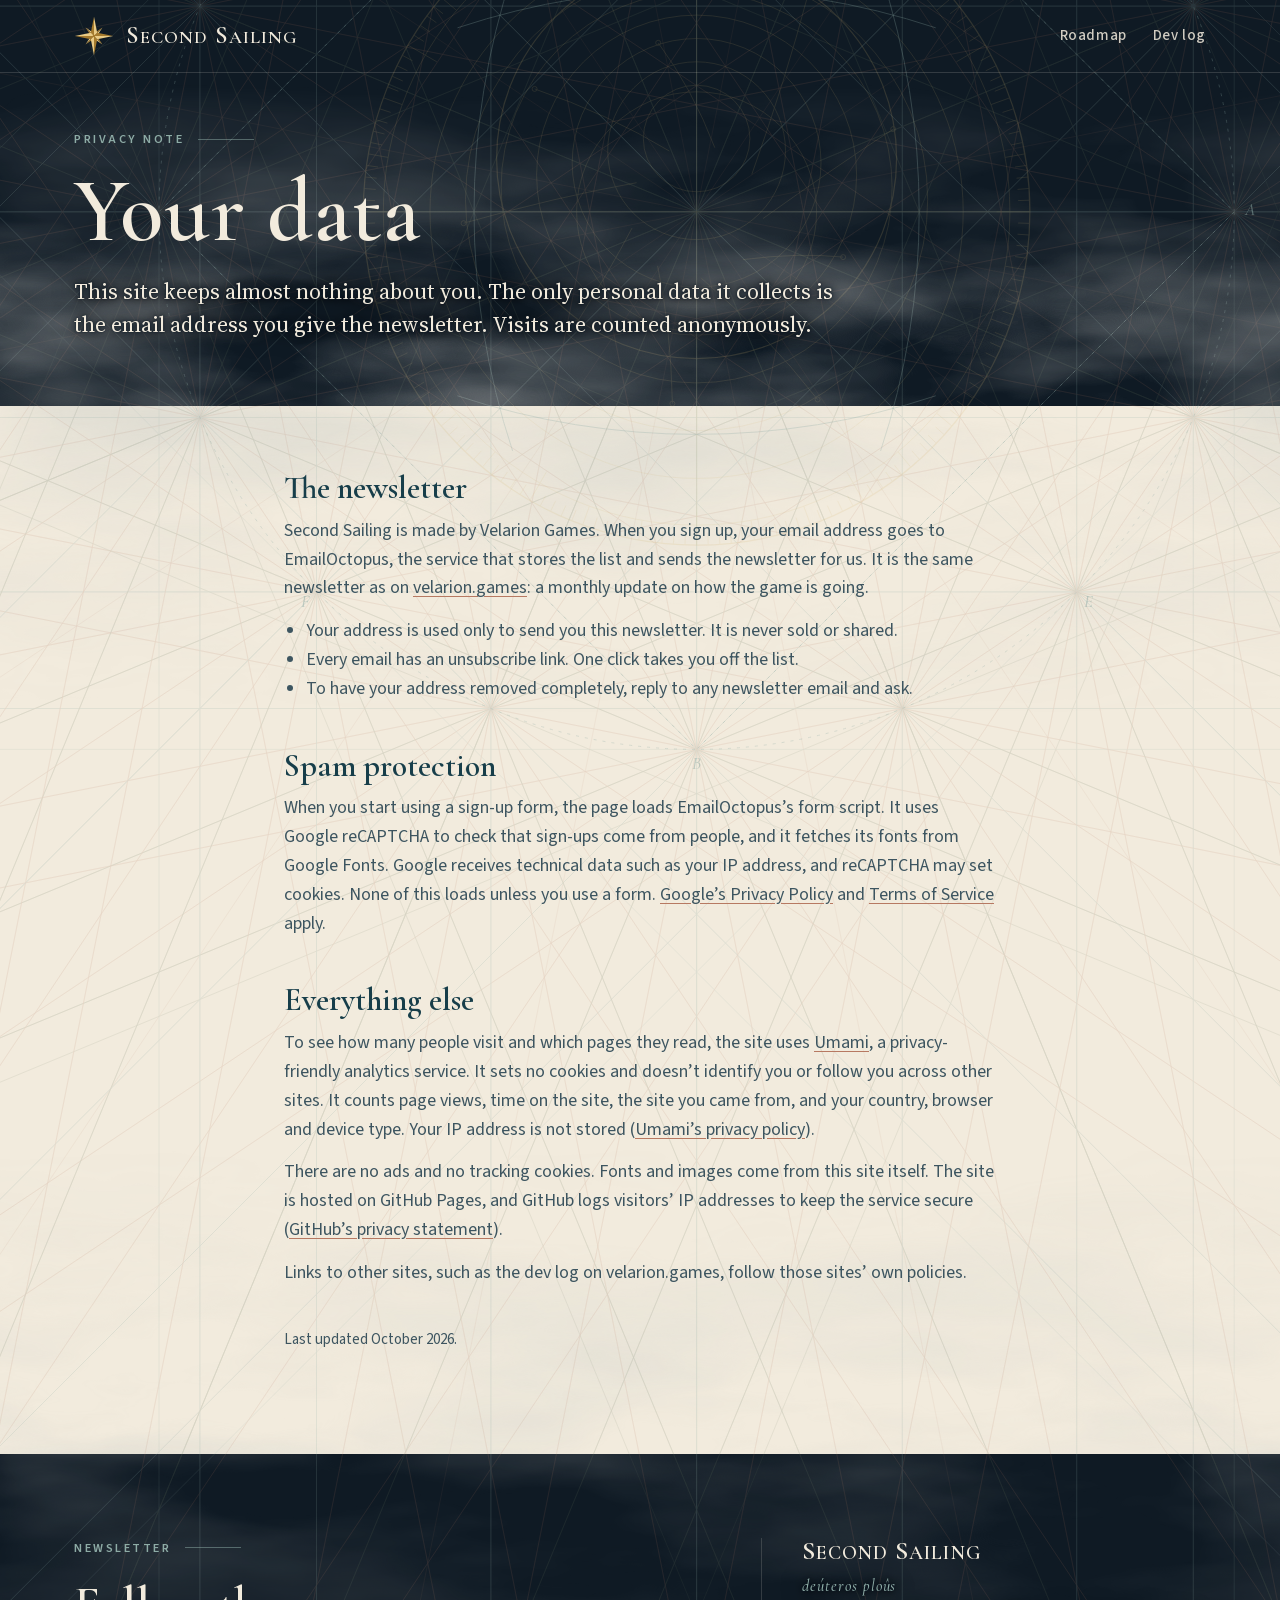
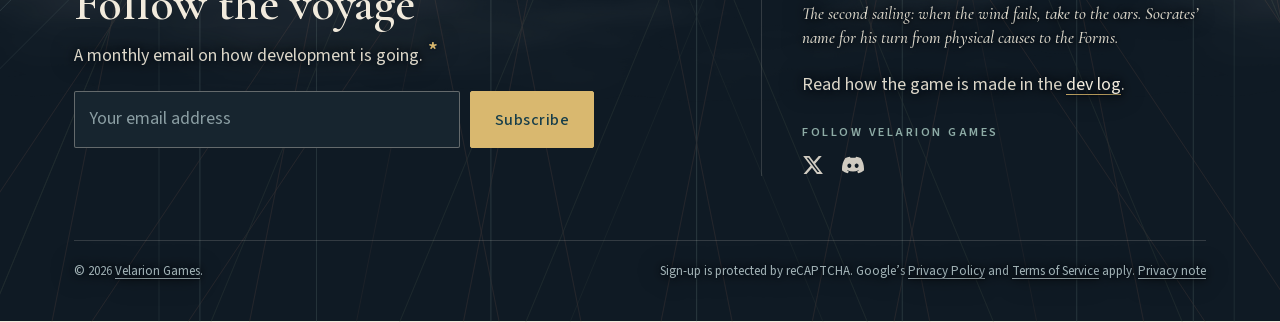
<file: privacy.html>
<!doctype html>
<html lang="en">
<head>
<meta charset="utf-8">
<meta name="viewport" content="width=device-width,initial-scale=1,viewport-fit=cover">
<title>Privacy · Second Sailing</title>
<meta name="description" content="What the Second Sailing website stores about you: the email address you give the newsletter, and anonymous visit counts.">
<!-- unlisted until the title is final: remove this line to let search engines index the site -->
<meta name="robots" content="noindex">
<meta name="theme-color" content="#0f1a24">
<link rel="canonical" href="https://secondsailinggame.com/privacy.html">
<link rel="icon" href="assets/img/favicon.svg" type="image/svg+xml">
<link rel="icon" href="assets/img/favicon-32.png" sizes="32x32" type="image/png">
<link rel="apple-touch-icon" href="assets/img/apple-touch-icon.png">
<meta property="og:type" content="website">
<meta property="og:site_name" content="Second Sailing">
<meta property="og:url" content="https://secondsailinggame.com/privacy.html">
<meta property="og:title" content="Privacy · Second Sailing, a peaceful island empire and city builder game">
<meta property="og:description" content="What the Second Sailing website stores about you.">
<meta property="og:image" content="https://secondsailinggame.com/assets/img/og-card-capsule.jpg?v=3">
<meta property="og:image:width" content="1200">
<meta property="og:image:height" content="630">
<meta property="og:image:alt" content="Second Sailing, a peaceful island empire and city builder game, by Velarion Games">
<meta name="twitter:card" content="summary_large_image">
<meta name="twitter:site" content="@VelarionGames">
<link rel="preload" href="assets/fonts/cormorant-garamond.woff2" as="font" type="font/woff2" crossorigin>
<link rel="preload" href="assets/fonts/source-sans-3.woff2" as="font" type="font/woff2" crossorigin>
<link rel="stylesheet" href="assets/css/site.css">
<link rel="stylesheet" href="assets/css/page.css">
<script src="assets/js/chart.js" defer></script>
<script src="assets/js/diag.js" defer></script>
<script src="assets/js/newsletter.js" defer></script>
<!-- visitor stats: Umami, cookieless; see privacy.html -->
<script defer src="https://cloud.umami.is/script.js" data-website-id="c19581eb-c66b-4b30-b1ee-69ed02905c72" data-domains="secondsailinggame.com"></script>
</head>
<body>
<a class="skip" href="#note">Skip to content</a>

<header class="dark">
  <div class="mist" aria-hidden="true"><i class="a"></i><i class="b"></i></div>
  <div class="nav"><div class="in">
    <a class="wordmark caps" href="./" aria-label="Second Sailing"><svg class="compass" viewBox="-50 -50 100 100" aria-hidden="true"><path d="M0-30 5-5 0 0z" transform="rotate(45)"/><path class="sh" d="M0-30-5-5 0 0z" transform="rotate(45)"/><path d="M0-30 5-5 0 0z" transform="rotate(135)"/><path class="sh" d="M0-30-5-5 0 0z" transform="rotate(135)"/><path d="M0-30 5-5 0 0z" transform="rotate(225)"/><path class="sh" d="M0-30-5-5 0 0z" transform="rotate(225)"/><path d="M0-30 5-5 0 0z" transform="rotate(315)"/><path class="sh" d="M0-30-5-5 0 0z" transform="rotate(315)"/><path d="M0-48 8-8 0 0z" transform="rotate(0)"/><path class="sh" d="M0-48-8-8 0 0z" transform="rotate(0)"/><path d="M0-48 8-8 0 0z" transform="rotate(90)"/><path class="sh" d="M0-48-8-8 0 0z" transform="rotate(90)"/><path d="M0-48 8-8 0 0z" transform="rotate(180)"/><path class="sh" d="M0-48-8-8 0 0z" transform="rotate(180)"/><path d="M0-48 8-8 0 0z" transform="rotate(270)"/><path class="sh" d="M0-48-8-8 0 0z" transform="rotate(270)"/><circle r="3.2"/></svg><span class="wm">S<i>econd</i> S<i>ailing</i></span></a>
    <nav aria-label="Main"><a href="roadmap.html">Roadmap</a><a href="https://velarion.games/devlog/index.html" target="_blank" rel="noopener">Dev log</a></nav>
  </div></div>
  <div class="head"><div class="in">
    <div class="label">Privacy note</div>
    <h1 id="top">Your data</h1>
    <p>This site keeps almost nothing about you. The only personal data it collects is the email address you give the newsletter. Visits are counted anonymously.</p>
  </div></div>
</header>

<main class="prose page-body" id="note" tabindex="-1">
  <div class="mist haze" aria-hidden="true"><i class="a"></i><i class="b"></i></div>
  <div class="in">
    <h2>The newsletter</h2>
    <p>Second Sailing is made by Velarion Games. When you sign up, your email address goes to EmailOctopus, the service that stores the list and sends the newsletter for us. It is the same newsletter as on <a href="https://velarion.games/" target="_blank" rel="noopener">velarion.games</a>: a monthly update on how the game is going.</p>
    <ul>
      <li>Your address is used only to send you this newsletter. It is never sold or shared.</li>
      <li>Every email has an unsubscribe link. One click takes you off the list.</li>
      <li>To have your address removed completely, reply to any newsletter email and ask.</li>
    </ul>

    <h2>Spam protection</h2>
    <p>When you start using a sign-up form, the page loads EmailOctopus’s form script. It uses Google reCAPTCHA to check that sign-ups come from people, and it fetches its fonts from Google Fonts. Google receives technical data such as your IP address, and reCAPTCHA may set cookies. None of this loads unless you use a form. <a href="https://policies.google.com/privacy" target="_blank" rel="noopener">Google’s Privacy Policy</a> and <a href="https://policies.google.com/terms" target="_blank" rel="noopener">Terms of Service</a> apply.</p>

    <h2>Everything else</h2>
    <p>To see how many people visit and which pages they read, the site uses <a href="https://umami.is/" target="_blank" rel="noopener">Umami</a>, a privacy-friendly analytics service. It sets no cookies and doesn’t identify you or follow you across other sites. It counts page views, time on the site, the site you came from, and your country, browser and device type. Your IP address is not stored (<a href="https://umami.is/privacy" target="_blank" rel="noopener">Umami’s privacy policy</a>).</p>
    <p>There are no ads and no tracking cookies. Fonts and images come from this site itself. The site is hosted on GitHub Pages, and GitHub logs visitors’ IP addresses to keep the service secure (<a href="https://docs.github.com/en/site-policy/privacy-policies/github-general-privacy-statement" target="_blank" rel="noopener">GitHub’s privacy statement</a>).</p>
    <p>Links to other sites, such as the dev log on velarion.games, follow those sites’ own policies.</p>

    <p class="updated">Last updated October 2026.</p>
  </div>
</main>

<footer class="foot dark" id="newsletter">
  <div class="mist" aria-hidden="true"><i class="a"></i><i class="b"></i></div>
  <div class="in">
    <div class="cols">
      <div>
        <div class="label">Newsletter</div>
        <h2>Follow the voyage</h2>
        <p>A monthly email on how development is going.<a class="star" href="privacy.html" aria-label="Privacy note">*</a></p>
        <form class="signup" id="nl" aria-describedby="nl-msg">
          <label class="vh" for="nl-email">Email address</label>
          <input id="nl-email" name="email" type="email" autocomplete="email" placeholder="Your email address" required>
          <button class="btn" type="submit">Subscribe</button>
        </form>
        <small class="signup-msg" id="nl-msg" role="status"></small>
      </div>
      <div class="studio" id="devlog">
        <div class="wm caps">S<i>econd</i> S<i>ailing</i></div>
        <p class="gloss"><b lang="grc-Latn">deúteros ploûs</b>The second sailing: when the wind fails, take to the oars. Socrates’ name for his turn from physical causes to the Forms.</p>
        <p>Read how the game is made in the <a href="https://velarion.games/devlog/index.html" target="_blank" rel="noopener">dev log</a>.</p>
        <div class="social">
          <span>Follow Velarion Games</span>
          <a href="https://x.com/VelarionGames" target="_blank" rel="noopener" aria-label="Velarion Games on X"><svg viewBox="0 0 24 24" aria-hidden="true"><path fill="currentColor" d="M18.244 2.25h3.308l-7.227 8.26 8.502 11.24H16.17l-5.214-6.817L4.99 21.75H1.68l7.73-8.835L1.254 2.25H8.08l4.713 6.231zm-1.161 17.52h1.833L7.084 4.126H5.117z"/></svg></a>
          <a href="https://discord.gg/VWsafFcXDW" target="_blank" rel="noopener" aria-label="Velarion Games on Discord"><svg viewBox="0 0 126.644 96" aria-hidden="true"><path fill="currentColor" d="M81.15,0c-1.2376,2.1973-2.3489,4.4704-3.3591,6.794-9.5975-1.4396-19.3718-1.4396-28.9945,0-.985-2.3236-2.1216-4.5967-3.3591-6.794-9.0166,1.5407-17.8059,4.2431-26.1405,8.0568C2.779,32.5304-1.6914,56.3725.5312,79.8863c9.6732,7.1476,20.5083,12.603,32.0505,16.0884,2.6014-3.4854,4.8998-7.1981,6.8698-11.0623-3.738-1.3891-7.3497-3.1318-10.8098-5.1523.9092-.6567,1.7932-1.3386,2.6519-1.9953,20.281,9.547,43.7696,9.547,64.0758,0,.8587.7072,1.7427,1.3891,2.6519,1.9953-3.4601,2.0457-7.0718,3.7632-10.835,5.1776,1.97,3.8642,4.2683,7.5769,6.8698,11.0623,11.5419-3.4854,22.3769-8.9156,32.0509-16.0631,2.626-27.2771-4.496-50.9172-18.817-71.8548C98.9811,4.2684,90.1918,1.5659,81.1752.0505l-.0252-.0505ZM42.2802,65.4144c-6.2383,0-11.4159-5.6575-11.4159-12.6535s4.9755-12.6788,11.3907-12.6788,11.5169,5.708,11.4159,12.6788c-.101,6.9708-5.026,12.6535-11.3907,12.6535ZM84.3576,65.4144c-6.2637,0-11.3907-5.6575-11.3907-12.6535s4.9755-12.6788,11.3907-12.6788,11.4917,5.708,11.3906,12.6788c-.101,6.9708-5.026,12.6535-11.3906,12.6535Z"/></svg></a>
        </div>
      </div>
    </div>
    <div class="legal">
      <span>© 2026 <a href="https://velarion.games/" target="_blank" rel="noopener">Velarion Games</a>.</span>
      <span>Sign-up is protected by reCAPTCHA. Google’s <a href="https://policies.google.com/privacy" target="_blank" rel="noopener">Privacy Policy</a> and <a href="https://policies.google.com/terms" target="_blank" rel="noopener">Terms of Service</a> apply. <a href="privacy.html">Privacy note</a></span>
    </div>
  </div>
</footer>
</body>
</html>
</file>
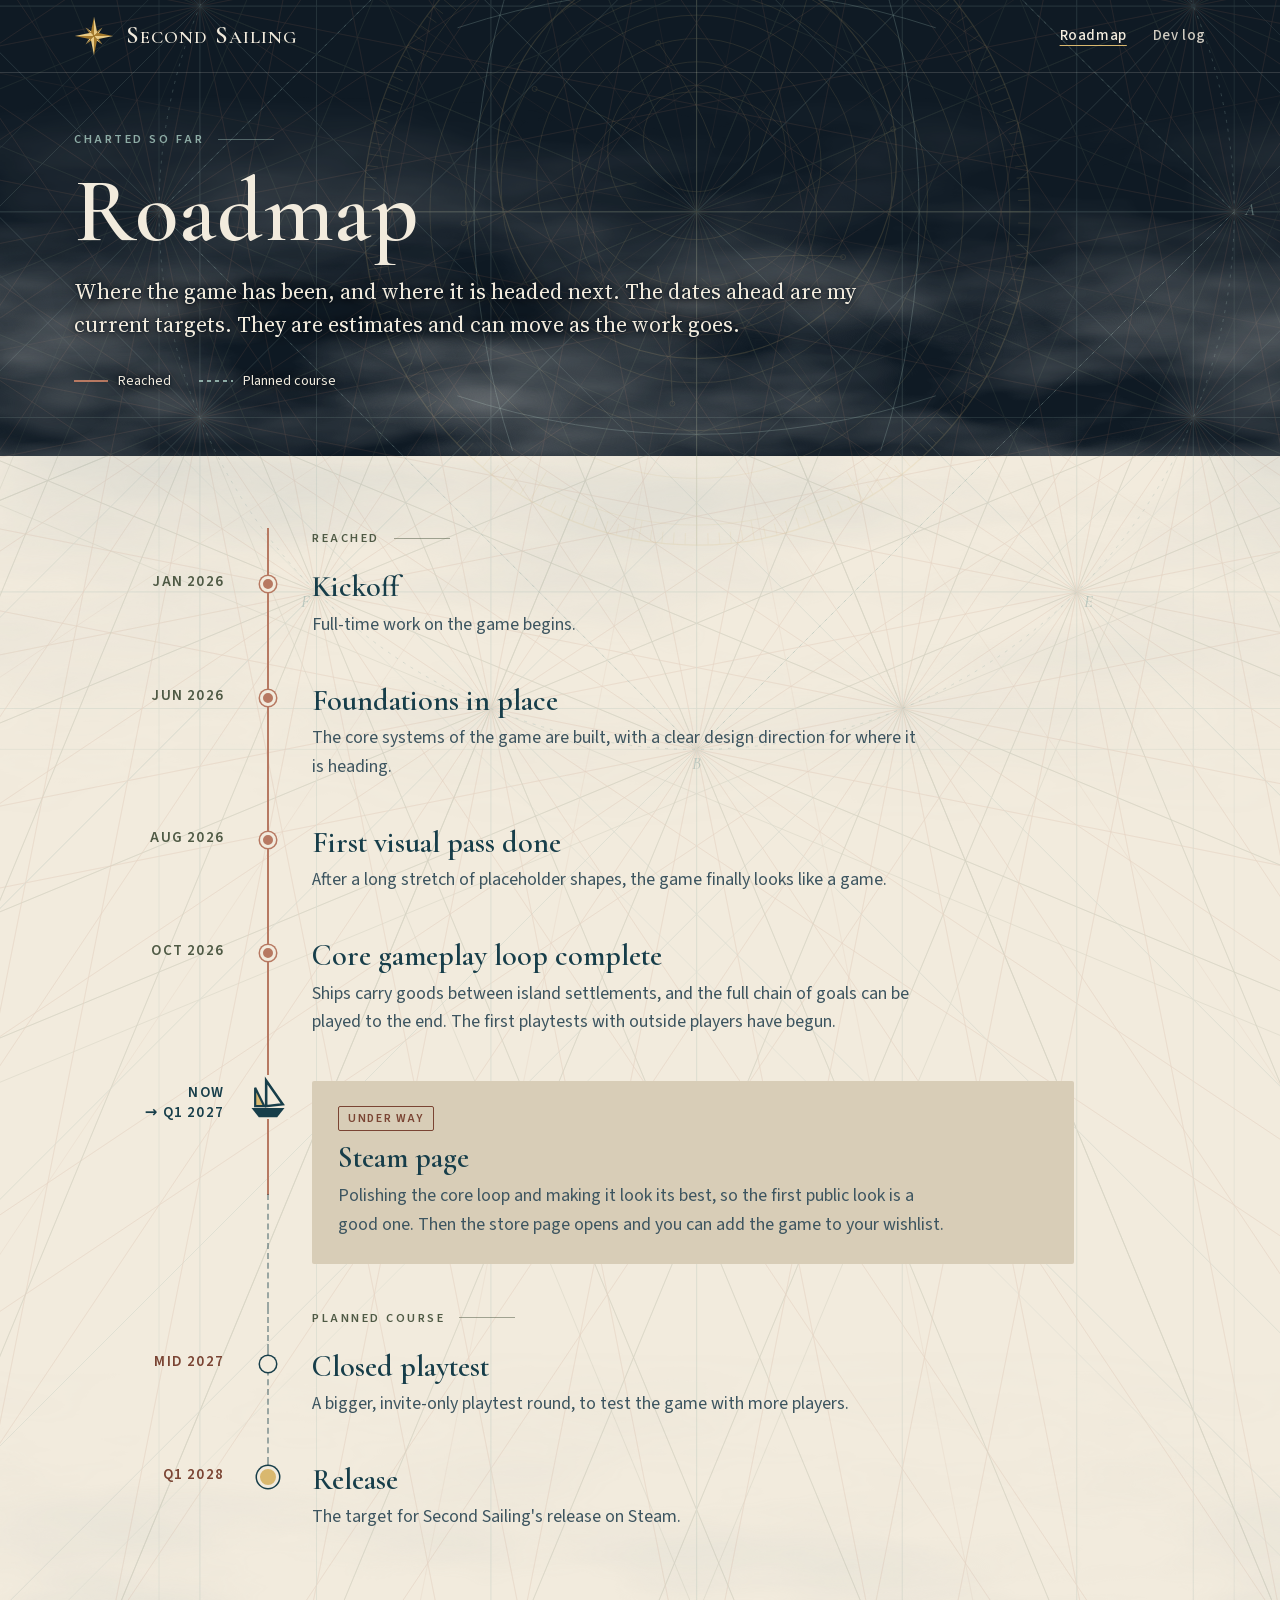
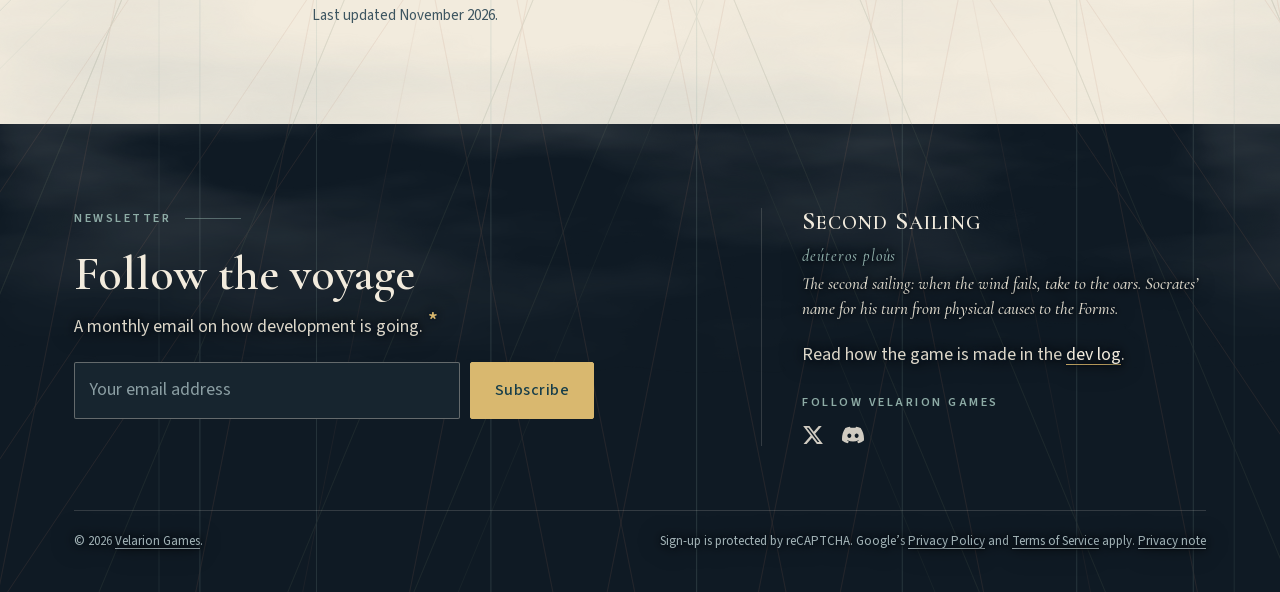
<file: roadmap.html>
<!doctype html>
<html lang="en">
<head>
<meta charset="utf-8">
<meta name="viewport" content="width=device-width,initial-scale=1,viewport-fit=cover">
<title>Roadmap · Second Sailing</title>
<meta name="description" content="Where Second Sailing, a peaceful island empire and city builder game, has been and where it is headed: past milestones and the current targets for the Steam page, a closed playtest and release.">
<!-- unlisted until the title is final: remove this line to let search engines index the site -->
<meta name="robots" content="noindex">
<meta name="theme-color" content="#0f1a24">
<link rel="canonical" href="https://secondsailinggame.com/roadmap.html">
<link rel="icon" href="assets/img/favicon.svg" type="image/svg+xml">
<link rel="icon" href="assets/img/favicon-32.png" sizes="32x32" type="image/png">
<link rel="apple-touch-icon" href="assets/img/apple-touch-icon.png">
<meta property="og:type" content="website">
<meta property="og:site_name" content="Second Sailing">
<meta property="og:url" content="https://secondsailinggame.com/roadmap.html">
<meta property="og:title" content="Roadmap · Second Sailing, a peaceful island empire and city builder game">
<meta property="og:description" content="Where the game has been, and where it is headed next.">
<meta property="og:image" content="https://secondsailinggame.com/assets/img/og-card-capsule.jpg?v=3">
<meta property="og:image:width" content="1200">
<meta property="og:image:height" content="630">
<meta property="og:image:alt" content="Second Sailing, a peaceful island empire and city builder game, by Velarion Games">
<meta name="twitter:card" content="summary_large_image">
<meta name="twitter:site" content="@VelarionGames">
<link rel="preload" href="assets/fonts/cormorant-garamond.woff2" as="font" type="font/woff2" crossorigin>
<link rel="preload" href="assets/fonts/source-sans-3.woff2" as="font" type="font/woff2" crossorigin>
<link rel="stylesheet" href="assets/css/site.css">
<link rel="stylesheet" href="assets/css/page.css">
<link rel="stylesheet" href="assets/css/roadmap.css">
<script src="assets/js/chart.js" defer></script>
<script src="assets/js/diag.js" defer></script>
<script src="assets/js/newsletter.js" defer></script>
<!-- visitor stats: Umami, cookieless; see privacy.html -->
<script defer src="https://cloud.umami.is/script.js" data-website-id="c19581eb-c66b-4b30-b1ee-69ed02905c72" data-domains="secondsailinggame.com"></script>
</head>
<body>
<a class="skip" href="#log">Skip to content</a>

<header class="dark">
  <div class="mist" aria-hidden="true"><i class="a"></i><i class="b"></i></div>
  <div class="nav"><div class="in">
    <a class="wordmark caps" href="./" aria-label="Second Sailing"><svg class="compass" viewBox="-50 -50 100 100" aria-hidden="true"><path d="M0-30 5-5 0 0z" transform="rotate(45)"/><path class="sh" d="M0-30-5-5 0 0z" transform="rotate(45)"/><path d="M0-30 5-5 0 0z" transform="rotate(135)"/><path class="sh" d="M0-30-5-5 0 0z" transform="rotate(135)"/><path d="M0-30 5-5 0 0z" transform="rotate(225)"/><path class="sh" d="M0-30-5-5 0 0z" transform="rotate(225)"/><path d="M0-30 5-5 0 0z" transform="rotate(315)"/><path class="sh" d="M0-30-5-5 0 0z" transform="rotate(315)"/><path d="M0-48 8-8 0 0z" transform="rotate(0)"/><path class="sh" d="M0-48-8-8 0 0z" transform="rotate(0)"/><path d="M0-48 8-8 0 0z" transform="rotate(90)"/><path class="sh" d="M0-48-8-8 0 0z" transform="rotate(90)"/><path d="M0-48 8-8 0 0z" transform="rotate(180)"/><path class="sh" d="M0-48-8-8 0 0z" transform="rotate(180)"/><path d="M0-48 8-8 0 0z" transform="rotate(270)"/><path class="sh" d="M0-48-8-8 0 0z" transform="rotate(270)"/><circle r="3.2"/></svg><span class="wm">S<i>econd</i> S<i>ailing</i></span></a>
    <nav aria-label="Main"><a href="roadmap.html" aria-current="page">Roadmap</a><a href="https://velarion.games/devlog/index.html" target="_blank" rel="noopener">Dev log</a></nav>
  </div></div>
  <div class="head"><div class="in">
    <div class="label">Charted so far</div>
    <h1 id="top">Roadmap</h1>
    <p>Where the game has been, and where it is headed next. The dates ahead are my current targets. They are estimates and can move as the work goes.</p>
    <div class="legend" aria-hidden="true">
      <span><svg viewBox="0 0 34 10"><line x1="0" y1="5" x2="34" y2="5" stroke="#B77962" stroke-width="2"/></svg>Reached</span>
      <span><svg viewBox="0 0 34 10"><line x1="0" y1="5" x2="34" y2="5" stroke="#8EACA6" stroke-width="2" stroke-dasharray="4 4"/></svg>Planned course</span>
    </div>
  </div></div>
</header>

<main class="route page-body" id="log" tabindex="-1">
  <div class="mist haze" aria-hidden="true"><i class="a"></i><i class="b"></i></div>
  <div class="in">
    <ol class="log">
      <li class="sect"><span class="track"></span><div class="label">Reached</div></li>

      <li class="stop"><div class="when">Jan 2026</div><div class="track"><span class="dot"></span></div>
        <div class="body"><h2>Kickoff</h2><p>Full-time work on the game begins.</p></div></li>
      <li class="stop"><div class="when">Jun 2026</div><div class="track"><span class="dot"></span></div>
        <div class="body"><h2>Foundations in place</h2><p>The core systems of the game are built, with a clear design direction for where it is heading.</p></div></li>
      <li class="stop"><div class="when">Aug 2026</div><div class="track"><span class="dot"></span></div>
        <div class="body"><h2>First visual pass done</h2><p>After a long stretch of placeholder shapes, the game finally looks like a game.</p></div></li>
      <li class="stop"><div class="when">Oct 2026</div><div class="track"><span class="dot"></span></div>
        <div class="body"><h2>Core gameplay loop complete</h2><p>Ships carry goods between island settlements, and the full chain of goals can be played to the end. The first playtests with outside players have begun.</p></div></li>

      <li class="stop now"><div class="when">Now<br>→ Q1 2027</div>
        <div class="track"><svg class="ship" viewBox="-12 -16 24 24" aria-hidden="true"><path d="M-9 2h18l-4 5h-10z"/><path class="sail" d="M-1 1v-14l9 13z"/><path class="sail2" d="M-2 1l-5 -10v10z"/></svg></div>
        <div class="body"><span class="tag">Under way</span><h2>Steam page</h2><p>Polishing the core loop and making it look its best, so the first public look is a good one. Then the store page opens and you can add the game to your wishlist.</p></div></li>

      <li class="sect ahead"><span class="track"></span><div class="label">Planned course</div></li>

      <li class="stop ahead"><div class="when">Mid 2027</div><div class="track"><span class="dot"></span></div>
        <div class="body"><h2>Closed playtest</h2><p>A bigger, invite-only playtest round, to test the game with more players.</p></div></li>
      <li class="stop ahead"><div class="when">Q1 2028</div><div class="track"><span class="dot"></span></div>
        <div class="body"><h2>Release</h2><p>The target for Second Sailing's release on Steam.</p></div></li>
    </ol>
    <div class="note"><p>Last updated November 2026.</p></div>
  </div>
</main>

<footer class="foot dark" id="newsletter">
  <div class="mist" aria-hidden="true"><i class="a"></i><i class="b"></i></div>
  <div class="in">
    <div class="cols">
      <div>
        <div class="label">Newsletter</div>
        <h2>Follow the voyage</h2>
        <p>A monthly email on how development is going.<a class="star" href="privacy.html" aria-label="Privacy note">*</a></p>
        <form class="signup" id="nl" aria-describedby="nl-msg">
          <label class="vh" for="nl-email">Email address</label>
          <input id="nl-email" name="email" type="email" autocomplete="email" placeholder="Your email address" required>
          <button class="btn" type="submit">Subscribe</button>
        </form>
        <small class="signup-msg" id="nl-msg" role="status"></small>
      </div>
      <div class="studio" id="devlog">
        <div class="wm caps">S<i>econd</i> S<i>ailing</i></div>
        <p class="gloss"><b lang="grc-Latn">deúteros ploûs</b>The second sailing: when the wind fails, take to the oars. Socrates’ name for his turn from physical causes to the Forms.</p>
        <p>Read how the game is made in the <a href="https://velarion.games/devlog/index.html" target="_blank" rel="noopener">dev log</a>.</p>
        <div class="social">
          <span>Follow Velarion Games</span>
          <a href="https://x.com/VelarionGames" target="_blank" rel="noopener" aria-label="Velarion Games on X"><svg viewBox="0 0 24 24" aria-hidden="true"><path fill="currentColor" d="M18.244 2.25h3.308l-7.227 8.26 8.502 11.24H16.17l-5.214-6.817L4.99 21.75H1.68l7.73-8.835L1.254 2.25H8.08l4.713 6.231zm-1.161 17.52h1.833L7.084 4.126H5.117z"/></svg></a>
          <a href="https://discord.gg/VWsafFcXDW" target="_blank" rel="noopener" aria-label="Velarion Games on Discord"><svg viewBox="0 0 126.644 96" aria-hidden="true"><path fill="currentColor" d="M81.15,0c-1.2376,2.1973-2.3489,4.4704-3.3591,6.794-9.5975-1.4396-19.3718-1.4396-28.9945,0-.985-2.3236-2.1216-4.5967-3.3591-6.794-9.0166,1.5407-17.8059,4.2431-26.1405,8.0568C2.779,32.5304-1.6914,56.3725.5312,79.8863c9.6732,7.1476,20.5083,12.603,32.0505,16.0884,2.6014-3.4854,4.8998-7.1981,6.8698-11.0623-3.738-1.3891-7.3497-3.1318-10.8098-5.1523.9092-.6567,1.7932-1.3386,2.6519-1.9953,20.281,9.547,43.7696,9.547,64.0758,0,.8587.7072,1.7427,1.3891,2.6519,1.9953-3.4601,2.0457-7.0718,3.7632-10.835,5.1776,1.97,3.8642,4.2683,7.5769,6.8698,11.0623,11.5419-3.4854,22.3769-8.9156,32.0509-16.0631,2.626-27.2771-4.496-50.9172-18.817-71.8548C98.9811,4.2684,90.1918,1.5659,81.1752.0505l-.0252-.0505ZM42.2802,65.4144c-6.2383,0-11.4159-5.6575-11.4159-12.6535s4.9755-12.6788,11.3907-12.6788,11.5169,5.708,11.4159,12.6788c-.101,6.9708-5.026,12.6535-11.3907,12.6535ZM84.3576,65.4144c-6.2637,0-11.3907-5.6575-11.3907-12.6535s4.9755-12.6788,11.3907-12.6788,11.4917,5.708,11.3906,12.6788c-.101,6.9708-5.026,12.6535-11.3906,12.6535Z"/></svg></a>
        </div>
      </div>
    </div>
    <div class="legal">
      <span>© 2026 <a href="https://velarion.games/" target="_blank" rel="noopener">Velarion Games</a>.</span>
      <span>Sign-up is protected by reCAPTCHA. Google’s <a href="https://policies.google.com/privacy" target="_blank" rel="noopener">Privacy Policy</a> and <a href="https://policies.google.com/terms" target="_blank" rel="noopener">Terms of Service</a> apply. <a href="privacy.html">Privacy note</a></span>
    </div>
  </div>
</footer>
</body>
</html>
</file>
<file: assets/css/site.css>
/* Shared chrome for every page: tokens, type, nav, buttons, labels, newsletter,
   footer, rhumb lines, chart marks, sea mist, cursor and scrollbar.
   Palette: GDD Art Style "sea, stone and first light". */

@font-face{font-family:"Cormorant Garamond";font-style:normal;font-weight:500 600;font-display:swap;src:url("../fonts/cormorant-garamond.woff2") format("woff2")}
@font-face{font-family:"Cormorant Garamond";font-style:italic;font-weight:500;font-display:swap;src:url("../fonts/cormorant-garamond-italic.woff2") format("woff2")}
@font-face{font-family:"Source Sans 3";font-style:normal;font-weight:400 600;font-display:swap;src:url("../fonts/source-sans-3.woff2") format("woff2")}
@font-face{font-family:"Source Serif 4";font-style:normal;font-weight:400;font-display:swap;src:url("../fonts/source-serif-4.woff2") format("woff2")}

:root{
  --adriatic:#173E4A;   /* sea, ink on light */
  --ground:#0f1a24;     /* dark grounds: near-black deep-sea blue (trial 2026-11-11) */
  --limestone:#D8CDB7;  /* warm structural neutral */
  --linen:#F2EBDD;      /* light surfaces, lettering over the sea */
  --olive:#69765C;      /* quiet life: rules and marks */
  --mist:#8EACA6;       /* bridge between blue and light */
  --clay:#B77962;       /* warmth */
  --light:#D9B86F;      /* first light, used sparingly */
  /* derived */
  --adriatic-deep:#17252f; --linen-mute:#c9c4b6; --ink-2:#3d5560; --rule-light:#cfc4ad; --rule-dark:rgba(242,235,221,.16);
  /* text tints that keep WCAG AA (4.5:1) for small text */
  --olive-ink:#4f5a45;  /* olive text on linen and limestone */
  --clay-ink:#7a4433;   /* clay text on linen and limestone */
  --quiet:#a3b3b6;      /* quiet text on the sea */
  --f-title:"Cormorant Garamond","Cormorant",Garamond,"Times New Roman",serif;
  --f-body:"Source Sans 3","Segoe UI",system-ui,sans-serif;
  --f-read:"Source Serif 4","Source Serif Pro",Georgia,serif;
  color-scheme:light;
}
*{box-sizing:border-box}
html{scroll-behavior:smooth;scroll-padding-top:calc(64px + env(safe-area-inset-top,0px))}
body{margin:0;background:var(--linen);color:var(--adriatic);font-family:var(--f-body);font-size:18px;line-height:1.6;-webkit-font-smoothing:antialiased;overflow-x:clip}
body::before{content:"";position:fixed;inset:0 0 auto;height:env(safe-area-inset-top,0px);z-index:11;background:var(--ground)}
img,video{max-width:100%;display:block}
.in{max-width:1180px;margin:0 auto;padding-left:max(24px,env(safe-area-inset-left,0px));padding-right:max(24px,env(safe-area-inset-right,0px))}
.dark{background:var(--ground);color:var(--linen)}
.caps{text-transform:uppercase}
.caps i{font-style:normal;font-size:.76em}
a{color:inherit}
.vh{position:absolute!important;width:1px;height:1px;padding:0;margin:-1px;overflow:hidden;clip:rect(0 0 0 0);white-space:nowrap;border:0}

/* focus: first light on the sea, Deep Adriatic on the light grounds */
a:focus-visible,button:focus-visible,input:focus-visible{outline:2px solid var(--adriatic);outline-offset:3px}
.dark a:focus-visible,.dark button:focus-visible,.dark input:focus-visible,.nav a:focus-visible{outline-color:var(--light)}
.skip{position:fixed;left:16px;top:-60px;z-index:20;padding:10px 16px;background:var(--linen);color:var(--adriatic);font-weight:600;text-decoration:none;border-radius:2px}
.skip:focus{top:calc(12px + env(safe-area-inset-top,0px))}

/* header */
.nav{position:fixed;inset:0 0 auto 0;z-index:10;padding-top:env(safe-area-inset-top,0px);color:var(--linen);border-bottom:1px solid transparent;transition:background .3s,border-color .3s}
.nav.solid{background:var(--ground);border-bottom-color:var(--rule-dark)}
.nav .in{display:flex;justify-content:space-between;align-items:center;gap:16px;padding-block:16px}
.wordmark{font:600 24px/1 var(--f-title);letter-spacing:.04em;text-decoration:none;white-space:nowrap;display:inline-flex;align-items:center;gap:12px}
.wordmark .compass{width:40px;height:40px;flex:none;fill:#E9CB86;overflow:visible}.wordmark .compass .sh{fill:#A57B2E}.wordmark .compass circle{fill:#A57B2E}
.nav nav{display:flex;gap:26px;font-size:15px;font-weight:500;letter-spacing:.04em}
.nav nav a{text-decoration:none;opacity:.85;white-space:nowrap}
.nav nav a:hover,.nav nav a:focus-visible,.nav nav a[aria-current]{opacity:1;text-decoration:underline;text-underline-offset:5px;text-decoration-color:var(--light)}
@media (max-width:520px){.wordmark{font-size:20px;gap:10px}.wordmark .compass{width:32px;height:32px}.nav nav{gap:16px;font-size:14px}}

/* buttons */
.btn{display:inline-flex;align-items:center;gap:10px;padding:13px 24px;font:500 16px var(--f-body);letter-spacing:.03em;text-decoration:none;border-radius:2px;cursor:pointer;border:1px solid;transition:background .2s,color .2s}
.btn[disabled]{opacity:.6;cursor:progress}

.label{display:flex;align-items:center;gap:14px;font-size:12.5px;letter-spacing:.2em;text-transform:uppercase;font-weight:600;color:var(--olive-ink);margin-bottom:20px}
.label::after{content:"";height:1px;width:56px;background:currentColor;opacity:.5}
.dark .label{color:var(--mist)}

/* newsletter forms (hero and footer) */
.signup{display:flex;gap:10px;flex-wrap:wrap;max-width:520px;margin:0}
.signup input{flex:1 1 220px;min-width:0;padding:13px 14px;border:1px solid rgba(242,235,221,.35);background:var(--adriatic-deep);color:var(--linen);font:inherit;border-radius:2px}
.signup input::placeholder{color:#8a9da2}
.signup input:focus{outline:2px solid var(--light);outline-offset:1px}
.signup .btn{background:var(--light);color:var(--adriatic);border-color:var(--light)}
.signup .btn:hover{background:#e5c886}
.signup-msg{display:block;margin-top:10px;color:var(--linen-mute);font-size:14px}
.signup-msg:empty{display:none}
.signup-msg.ok{color:var(--linen);font-size:16px}
.signup-msg.err{color:#f0c9b9}
/* the asterisk after the newsletter line leads to the privacy note */
.star{display:inline-block;margin-left:2px;padding:0 3px;color:var(--light);font-weight:600;text-decoration:none;position:relative;top:-.2em;font-size:1.25em;line-height:1}
.star:hover{color:var(--linen)}
.signup.done{display:none}
/* the EmailOctopus form that does the sending; kept off screen, see newsletter.js */
.eo-bridge{position:absolute;left:-10000px;top:auto;width:400px;height:auto;overflow:hidden}

/* footer */
.foot{position:relative;padding-block:84px 40px}
.foot>.in{position:relative;z-index:2}
.foot .cols{display:grid;grid-template-columns:minmax(0,7fr) minmax(0,5fr);gap:64px}
.foot h2{font:600 clamp(34px,4vw,48px)/1.1 var(--f-title);margin:0 0 12px}
.foot p{margin:0 0 20px;max-width:32em;color:#dcd6c8}
.studio{border-left:1px solid var(--rule-dark);padding-left:40px}
.studio .wm{font:600 26px/1 var(--f-title);letter-spacing:.04em;margin-bottom:14px}
.studio a{color:var(--linen);text-decoration-color:var(--light);text-underline-offset:4px}
.gloss{font:500 italic 17px/1.45 var(--f-title);color:var(--linen-mute);margin:0 0 4px}
.gloss b{font:500 italic 16px/1 var(--f-title);letter-spacing:.06em;color:var(--mist);display:block;margin-bottom:8px}
.social{display:flex;flex-wrap:wrap;align-items:center;gap:12px 18px;margin-top:22px;font-size:15px;color:var(--linen-mute)}
.social span{flex-basis:100%;font-size:12.5px;letter-spacing:.2em;text-transform:uppercase;font-weight:600;color:var(--mist)}
.social a{display:inline-flex;align-items:center;gap:8px;color:var(--linen);text-decoration:none}
.social a{opacity:.85;transition:opacity .2s,color .2s}.social a:hover,.social a:focus-visible{opacity:1;color:var(--light)}
.social svg{width:22px;height:22px}
.legal{display:flex;justify-content:space-between;flex-wrap:wrap;gap:10px 24px;margin-top:64px;padding-top:20px;border-top:1px solid var(--rule-dark);font-size:13px;color:var(--quiet)}
.legal a{color:var(--quiet);text-underline-offset:3px}
.legal a:hover{color:var(--linen)}
@media (max-width:780px){
  .foot .cols{grid-template-columns:1fr;gap:28px}
  .studio{border-left:0;padding-left:0;border-top:1px solid var(--rule-dark);padding-top:28px}
}

/* rhumb lines: one portolan-style web behind the whole page, scrolls with it.
   Sits above section grounds (z 1) and below section content (z 2). */
.rhumbs{position:absolute;top:0;left:0;width:100%;z-index:1;pointer-events:none;overflow:hidden;opacity:.2}
.rhumbs line{stroke-width:1;vector-effect:non-scaling-stroke;fill:none}
.rhumbs .wm{stroke:var(--mist);stroke-opacity:.6}   /* main winds */
.rhumbs .wh{stroke:var(--olive);stroke-opacity:.5}  /* half winds */
.rhumbs .wq{stroke:var(--clay);stroke-opacity:.38}  /* quarter winds */
.rhumbs circle{fill:var(--mist);fill-opacity:.7}
.rhumbs.draw line{stroke-dasharray:1;stroke-dashoffset:1;animation:rh-draw 2.4s cubic-bezier(.2,.6,.3,1) forwards}
.rhumbs.draw .wh{animation-delay:.25s}
.rhumbs.draw .wq{animation-delay:.5s}
@keyframes rh-draw{to{stroke-dashoffset:0}}

/* chart marks: a slow astrolabe behind the title, and Euclid-style construction
   marks on the rhumb roses. Own layer so the rhumb opacity stays the single knob. */
.marks{position:absolute;top:0;left:0;width:100%;z-index:1;pointer-events:none;overflow:hidden}
.marks .astro *{fill:none;stroke:var(--light);vector-effect:non-scaling-stroke}
.marks .astro{opacity:.16}
.marks .astro .fine{stroke-width:.75}
.marks .astro .bold{stroke-width:1.25}
.marks .rete{animation:astro-turn 480s steps(7200) infinite}  /* 15 steps a second: no repaint every frame */
@keyframes astro-turn{to{transform:rotate(360deg)}}
.marks .geo{fill:none;stroke:var(--mist);stroke-width:1;vector-effect:non-scaling-stroke;opacity:.28}
.marks .geo.dash{stroke-dasharray:3 6}
.marks text{font:500 italic 17px var(--f-title);fill:var(--mist);opacity:.5}

/* sea mist: tileable fractal-noise banks that drift sideways, low over the water.
   Each bank is wider than the screen by one tile and slides one tile, so the loop is seamless. */
/* --fog: one knob for how strong the mist is everywhere (1 = original) */
:root{--fog:.5}
.mist{position:absolute;inset:0;z-index:1;pointer-events:none;overflow:hidden;opacity:var(--fog)}
.mist i{position:absolute;top:0;bottom:0;left:0;width:calc(100% + 1200px);background-repeat:repeat;will-change:transform}
.mist .a{background-image:url("data:image/svg+xml,%3Csvg xmlns='http://www.w3.org/2000/svg' width='1200' height='600'%3E%3Cfilter id='f' x='0' y='0' width='100%25' height='100%25'%3E%3CfeTurbulence type='fractalNoise' baseFrequency='0.0025 0.009' numOctaves='4' seed='3' stitchTiles='stitch'/%3E%3CfeColorMatrix values='0 0 0 0 .95 0 0 0 0 .92 0 0 0 0 .87 1.9 0 0 0 -0.78'/%3E%3C/filter%3E%3Crect width='100%25' height='100%25' filter='url(%23f)'/%3E%3C/svg%3E");opacity:.5;animation:mist-drift 140s linear infinite}
.mist .b{background-image:url("data:image/svg+xml,%3Csvg xmlns='http://www.w3.org/2000/svg' width='1200' height='600'%3E%3Cfilter id='f' x='0' y='0' width='100%25' height='100%25'%3E%3CfeTurbulence type='fractalNoise' baseFrequency='0.004 0.014' numOctaves='4' seed='11' stitchTiles='stitch'/%3E%3CfeColorMatrix values='0 0 0 0 .95 0 0 0 0 .92 0 0 0 0 .87 1.7 0 0 0 -0.72'/%3E%3C/filter%3E%3Crect width='100%25' height='100%25' filter='url(%23f)'/%3E%3C/svg%3E");opacity:.35;animation:mist-drift 90s linear infinite reverse}
@keyframes mist-drift{to{transform:translateX(-1200px)}}
.foot>.mist{-webkit-mask-image:linear-gradient(to bottom,#000 0%,transparent 55%);mask-image:linear-gradient(to bottom,#000 0%,transparent 55%)}
.foot>.mist .a{opacity:.35}.foot>.mist .b{opacity:.22}
/* haze on the light grounds: the same drifting banks in a cool blue-gray */
.mist.haze .a{background-image:url("data:image/svg+xml,%3Csvg xmlns='http://www.w3.org/2000/svg' width='1200' height='600'%3E%3Cfilter id='f' x='0' y='0' width='100%25' height='100%25'%3E%3CfeTurbulence type='fractalNoise' baseFrequency='0.0025 0.009' numOctaves='4' seed='5' stitchTiles='stitch'/%3E%3CfeColorMatrix values='0 0 0 0 0.27 0 0 0 0 0.36 0 0 0 0 0.4 1.9 0 0 0 -0.8'/%3E%3C/filter%3E%3Crect width='100%25' height='100%25' filter='url(%23f)'/%3E%3C/svg%3E");opacity:.36}
.mist.haze .b{background-image:url("data:image/svg+xml,%3Csvg xmlns='http://www.w3.org/2000/svg' width='1200' height='600'%3E%3Cfilter id='f' x='0' y='0' width='100%25' height='100%25'%3E%3CfeTurbulence type='fractalNoise' baseFrequency='0.004 0.014' numOctaves='4' seed='13' stitchTiles='stitch'/%3E%3CfeColorMatrix values='0 0 0 0 0.27 0 0 0 0 0.36 0 0 0 0 0.4 1.7 0 0 0 -0.74'/%3E%3C/filter%3E%3Crect width='100%25' height='100%25' filter='url(%23f)'/%3E%3C/svg%3E");opacity:.26}

/* cursor: a compass needle (tip is the hotspot); over links and buttons it becomes a small wind rose */
html{cursor:url("data:image/svg+xml,%3Csvg xmlns='http://www.w3.org/2000/svg' width='32' height='32' viewBox='0 0 32 32'%3E%3Cpath d='M3 3L15.5 8.5L8.5 15.5Z' fill='none' stroke='%23F2EBDD' stroke-opacity='.7' stroke-width='3' stroke-linejoin='round'/%3E%3Cpath d='M15.5 8.5L23 23L8.5 15.5Z' fill='none' stroke='%23F2EBDD' stroke-opacity='.7' stroke-width='3' stroke-linejoin='round'/%3E%3Cpath d='M3 3L15.5 8.5L8.5 15.5Z' fill='%23B77962' stroke='%23173E4A' stroke-width='1.2' stroke-linejoin='round'/%3E%3Cpath d='M15.5 8.5L23 23L8.5 15.5Z' fill='%23F2EBDD' stroke='%23173E4A' stroke-width='1.2' stroke-linejoin='round'/%3E%3Ccircle cx='12' cy='12' r='2' fill='%23D9B86F' stroke='%23173E4A' stroke-width='1'/%3E%3C/svg%3E") 3 3,auto}
a,button,.btn,summary,label[for]{cursor:url("data:image/svg+xml,%3Csvg xmlns='http://www.w3.org/2000/svg' width='32' height='32' viewBox='0 0 32 32'%3E%3Cpath d='M16.0 3.0 L18.0 11.2 L22.0 10.0 L20.8 14.0 L29.0 16.0 L20.8 18.0 L22.0 22.0 L18.0 20.8 L16.0 29.0 L14.0 20.8 L10.0 22.0 L11.2 18.0 L3.0 16.0 L11.2 14.0 L10.0 10.0 L14.0 11.2Z' fill='none' stroke='%23F2EBDD' stroke-opacity='.7' stroke-width='3' stroke-linejoin='round'/%3E%3Cpath d='M16.0 3.0 L18.0 11.2 L22.0 10.0 L20.8 14.0 L29.0 16.0 L20.8 18.0 L22.0 22.0 L18.0 20.8 L16.0 29.0 L14.0 20.8 L10.0 22.0 L11.2 18.0 L3.0 16.0 L11.2 14.0 L10.0 10.0 L14.0 11.2Z' fill='%23D9B86F' stroke='%23173E4A' stroke-width='1.2' stroke-linejoin='round'/%3E%3Ccircle cx='16' cy='16' r='2.4' fill='%23F2EBDD' stroke='%23173E4A' stroke-width='1'/%3E%3C/svg%3E") 16 16,pointer}
input,textarea{cursor:text}

/* scrollbar: a Deep Adriatic track ticked like a chart's scale bar, with a First light thumb.
   WebKit/Blink use the pseudo-elements; Firefox (no ::-webkit-scrollbar) gets the standard colours. */
::-webkit-scrollbar{width:13px;height:13px}
::-webkit-scrollbar-track{background:var(--adriatic-deep) repeating-linear-gradient(to bottom,transparent 0 47px,rgba(242,235,221,.22) 47px 48px,transparent 48px 96px,rgba(217,184,111,.35) 96px 97px);border-left:1px solid rgba(242,235,221,.12)}
::-webkit-scrollbar-thumb{background:linear-gradient(to right,#e7cf96,var(--light) 45%,#b8975a);border:3px solid var(--adriatic-deep);border-radius:7px;min-height:48px}
::-webkit-scrollbar-thumb:hover{background:linear-gradient(to right,#f3e2b6,#e5c886 45%,#c9a868)}
::-webkit-scrollbar-thumb:active{background:var(--linen)}
::-webkit-scrollbar-corner{background:var(--adriatic-deep)}
@supports not selector(::-webkit-scrollbar){html{scrollbar-color:var(--light) var(--adriatic-deep);scrollbar-width:auto}}

/* phones and tablets: the mist holds still. Drifting banks under a fade mask make the
   browser redraw every bank offscreen on every frame, which mobile GPUs can't keep up with;
   still banks are drawn once. */
@media (max-width:780px),(pointer:coarse){
  .mist .a,.mist .b,.hero .chart-mist i{animation:none;will-change:auto}
  /* the same tiles pre-rendered to images (img/mist/, rendered from the SVGs above), so phones
     don't compute the noise filter as each section scrolls in */
  .mist .a{background-image:url("../img/mist/mist-a.webp");background-size:1200px 600px}
  .mist .b{background-image:url("../img/mist/mist-b.webp");background-size:1200px 600px}
  .mist.haze .a{background-image:url("../img/mist/haze-a.webp")}
  .mist.haze .b{background-image:url("../img/mist/haze-b.webp")}
}

/* reduced motion: no drift, no drawing, no turning, no smooth scroll */
@media (prefers-reduced-motion:reduce){
  *{transition:none!important}
  html{scroll-behavior:auto}
  .mist i{animation:none}
  .rhumbs.draw line{animation:none;stroke-dashoffset:0}
  .marks .rete{animation:none}
}

/* small text over the drifting mist: a soft halo of sea keeps it at WCAG AA
   wherever a bright bank passes behind it */
.halo,.dark .signup-msg,.legal,.foot p{text-shadow:0 0 2px var(--ground),0 0 6px var(--ground),0 0 14px var(--ground),0 0 24px rgba(15,26,36,.85)}
</file>
<file: assets/css/home.css>
/* Landing page, in the Steam page's order: Deep Adriatic store top (carousel, capsule, short
   description), the quote, About this game on Sail linen with four loop sections alternating
   Sail linen / Limestone, the features list on Deep Adriatic, the planned-features band, the
   roadmap band, then the Deep Adriatic footer with the newsletter and socials. Shared chrome lives in site.css. */

/* The star stays put at top left; the title slides in beside it once the header turns solid */
.nav .wordmark .wm{opacity:0;visibility:hidden;transform:translateX(-6px);transition:opacity .3s,transform .3s,visibility .3s}
.nav.solid .wordmark .wm{opacity:1;visibility:visible;transform:none}

/* hero = Steam's top area: carousel left; header capsule, short description and facts right.
   On phones: capsule, carousel, then the text, like Steam's mobile page. */
.hero{position:relative}
.hero>.in{width:100%;padding-block:112px 64px;position:relative;z-index:2}
.store{display:grid;grid-template-columns:minmax(0,1.72fr) minmax(0,1fr);grid-template-areas:"main side" "cta side";gap:36px;align-items:start;padding-bottom:0!important}
.side{grid-area:side;display:grid;gap:22px}.main-col{grid-area:main;display:grid;gap:30px;min-width:0}
/* sign-up under the carousel, one column */
.cta{grid-area:cta;display:grid;justify-items:center;text-align:center}
.cta .signup{width:100%;max-width:520px;justify-content:center}
.steam{grid-area:steam;display:flex;justify-content:center}
.hero .steam .steam-soon{margin:0;min-height:56px}
/* the quote closes the top section */
.hero>.in.quote{padding-block:56px 56px}
.hero>.mist{-webkit-mask-image:linear-gradient(to top,#000 0%,#000 22%,transparent 80%);mask-image:linear-gradient(to top,#000 0%,#000 22%,transparent 80%)}

/* header capsule (Steam 460x215): placeholder art for now; the tagline sits under it */
.capsule{position:relative;aspect-ratio:924/348;overflow:hidden;border-radius:3px;box-shadow:inset 0 0 0 1px rgba(217,184,111,.45),0 14px 34px -18px rgba(0,0,0,.6);background:var(--adriatic-deep)}
.capsule h1{margin:0;height:100%}
.capsule img{width:100%;height:100%;object-fit:cover}
.motto{display:flex;align-items:center;gap:12px;margin-top:-8px}
.motto::before{content:"";flex:0 0 40px;height:2px;background:var(--light)}
.motto em{font:500 italic clamp(18px,1.6vw,22px)/1.2 var(--f-title);color:var(--linen)}

/* screenshot carousel: one big slide, four thumbnails (the four loop shots) */
.gallery{display:grid;gap:12px;min-width:0}
.stage{position:relative}
.slide{margin:0}
.slide[hidden]{display:none}
.slide figcaption{min-height:1.3em;display:flex;align-items:baseline;gap:12px;margin-top:10px;font:500 italic 19px/1.3 var(--f-title);color:var(--linen)}
.slide figcaption span{font:600 14px/1 var(--f-title);font-style:normal;letter-spacing:.18em;color:var(--light)}
.nudge{position:absolute;top:calc(50% - 22px);transform:translateY(-50%);width:44px;height:44px;display:grid;place-items:center;border:1px solid rgba(217,184,111,.5);border-radius:50%;background:rgba(15,26,36,.7);color:var(--linen);padding:0;z-index:2}
.nudge svg{width:20px;height:20px;fill:none;stroke:currentColor;stroke-width:1.8;stroke-linecap:round;stroke-linejoin:round}
.nudge:hover{background:var(--adriatic-deep);border-color:var(--light)}
.nudge.back{left:12px}.nudge.fwd{right:12px}
.thumbs{display:grid;grid-template-columns:repeat(5,minmax(0,1fr));gap:8px}
.thumb.play svg{width:24px;height:24px;fill:none;stroke:var(--light);stroke-width:1.3}
.thumb.play svg path{fill:var(--light)}
.thumb{aspect-ratio:16/9;display:flex;flex-direction:column;align-items:center;justify-content:center;gap:4px;padding:6px;border-radius:2px;border:1px solid rgba(217,184,111,.28);
  background:radial-gradient(ellipse 80% 90% at 38% 32%,#4a3020 0%,#2b1b10 100%);color:#e2c47e;font:500 italic 15px/1.15 var(--f-title);text-align:center;opacity:.7;transition:opacity .2s,border-color .2s}
.thumb .num{font:600 12px/1 var(--f-title);font-style:normal;letter-spacing:.18em;color:var(--light)}
.thumb:hover{opacity:.95}
.thumb[aria-current]{opacity:1;border-color:var(--light);box-shadow:0 0 0 1px var(--light)}
@media (max-width:600px){.thumb span:not(.num){display:none}.thumb .num{font-size:15px}}

/* short description and facts under the capsule */
.summary .short{margin:0 0 18px;font-size:17px;line-height:1.55}
.facts{list-style:none;margin:0 0 24px;padding:0;display:grid;gap:8px;font-size:14.5px;color:var(--linen-mute)}
.facts li{display:flex;flex-wrap:wrap;align-items:center;gap:4px 0}
.facts li>span{white-space:nowrap}
.facts li>span:not(:last-of-type)::after{content:"·";color:var(--light);margin:0 8px}
.facts .tags{font-size:12.5px;font-weight:600;letter-spacing:.1em;text-transform:uppercase;color:var(--mist)}
.facts .platforms span{display:inline-flex;align-items:center;gap:7px;color:var(--linen)}
.facts em{font-style:italic;margin-left:10px}
.facts em::before{content:"— ";color:var(--light)}
.facts .os{width:15px;height:15px;flex:0 0 auto}
.facts .platforms span:not(:last-of-type)::after{margin:0 8px 0 1px}

@media (max-width:1000px){
  .store{grid-template-columns:1fr;grid-template-areas:none;gap:24px}
  /* Steam's phone order: the card (capsule, description, facts) first, then the carousel, then the sign-up */
  .side{order:1;grid-area:auto}.main-col{order:2;grid-area:auto}.cta{order:3;grid-area:auto}
  .hero>.in.quote{padding-block:44px 44px}
  .capsule{max-width:560px}
}

/* about this game: the extended description over the first loop section */
.intro{position:relative;padding-block:96px 0}
.intro>.in{position:relative;z-index:2}
.intro h2.label{margin:0 0 22px}
.lede{font:400 clamp(21px,1.9vw,24px)/1.55 var(--f-read);font-optical-sizing:auto;margin:0;max-width:40em;text-wrap:pretty}
.intro>.mist{-webkit-mask-image:linear-gradient(to bottom,#000 0%,transparent 45%);mask-image:linear-gradient(to bottom,#000 0%,transparent 45%)}
.intro>.mist .a{opacity:.3}.intro>.mist .b{opacity:.2}

/* quote: classical epigraph between the intro and the first feature */
.quote{position:relative;padding-block:64px 72px}
.quote>.in{position:relative;z-index:2}
.quote>.mist .a{opacity:.3}.quote>.mist .b{opacity:.2}
.quote figure{margin:0 auto;max-width:34em;display:grid;gap:14px;justify-items:center;text-align:center}
.quote blockquote{margin:0;position:relative;padding-top:26px}
.quote blockquote::before{content:"\201C";position:absolute;top:-10px;left:50%;transform:translateX(-50%);font:600 52px/1 var(--f-title);color:var(--clay)}
.quote blockquote p{margin:0;font:500 italic clamp(17px,1.7vw,22px)/1.35 var(--f-title);text-wrap:balance}
.quote figcaption{font-size:13.5px;color:var(--linen-mute);display:flex;flex-wrap:wrap;justify-content:center;gap:4px 14px}
.quote figcaption cite{font-style:normal;color:var(--linen)}
.quote figcaption a{color:var(--mist);text-underline-offset:4px;text-decoration-color:var(--clay)}

/* four loop sections, alternating Sail linen and Limestone */
.feature{position:relative;padding-block:96px}
.feature>.in{position:relative;z-index:2}
.feature>.mist,.quote>.mist{-webkit-mask-image:linear-gradient(to bottom,#000 0%,transparent 38%,transparent 62%,#000 100%);mask-image:linear-gradient(to bottom,#000 0%,transparent 38%,transparent 62%,#000 100%)}
.row{display:grid;grid-template-columns:minmax(0,7fr) minmax(0,5fr);gap:56px;align-items:center}
.row.flip{grid-template-columns:minmax(0,5fr) minmax(0,7fr)}
.row.flip .media{order:2}
.row .media{min-width:0;display:grid;gap:10px}
.row .txt{min-width:0}
.row h2{font:600 clamp(30px,3.1vw,42px)/1.1 var(--f-title);margin:0 0 16px;text-wrap:balance}
.row p{margin:0 0 12px;max-width:34em;color:var(--ink-2)}
.band{background:var(--band,#B5B5B2)}  /* trial: neutral mid grey instead of Limestone */
.band .row p{color:#22343d}

/* chapter starters: carved numeral and a line icon above each feature heading */
.chap{display:flex;align-items:center;gap:14px;margin-bottom:18px;color:var(--adriatic)}
.chap svg{width:40px;height:40px;fill:none;stroke:currentColor;stroke-width:1.3;stroke-linecap:round;stroke-linejoin:round}
.chap svg .acc{stroke:var(--clay)}
.chap span{font:600 22px/1 var(--f-title);letter-spacing:.18em;padding-left:14px;border-left:1px solid var(--rule-light)}
.band .chap span{border-left-color:#919190}

/* coming-soon plates: dark tooled leather with a gilt double rule and a blind-tooled inner line */
.tocome{position:relative;aspect-ratio:16/9;max-width:100%;display:grid;place-items:center;text-align:center;padding:40px 28px;border-radius:3px;isolation:isolate;
  background:url("data:image/svg+xml,%3Csvg xmlns='http://www.w3.org/2000/svg' width='220' height='220'%3E%3Cfilter id='g'%3E%3CfeTurbulence type='fractalNoise' baseFrequency='.85' numOctaves='3' stitchTiles='stitch'/%3E%3CfeColorMatrix values='0 0 0 0 0 0 0 0 0 0 0 0 0 0 0 0 0 0 -.8 .5'/%3E%3C/filter%3E%3Crect width='100%25' height='100%25' filter='url(%23g)'/%3E%3C/svg%3E"),url("data:image/svg+xml,%3Csvg xmlns='http://www.w3.org/2000/svg' width='600' height='600'%3E%3Cfilter id='m'%3E%3CfeTurbulence type='fractalNoise' baseFrequency='.012' numOctaves='4' seed='7' stitchTiles='stitch'/%3E%3CfeColorMatrix values='0 0 0 0 .55 0 0 0 0 .36 0 0 0 0 .2 0 0 0 .75 -.34'/%3E%3C/filter%3E%3Crect width='100%25' height='100%25' filter='url(%23m)'/%3E%3C/svg%3E"),radial-gradient(ellipse 80% 90% at 38% 32%,#5b3b25 0%,#3e2817 52%,#22150c 100%);
  box-shadow:inset 0 0 0 1px rgba(0,0,0,.55),inset 0 0 70px rgba(15,8,3,.6),0 14px 34px -16px rgba(34,21,12,.7)}
.tocome::before{content:"";position:absolute;inset:14px;border:1px solid rgba(217,184,111,.6);outline:1px solid rgba(217,184,111,.32);outline-offset:-6px;pointer-events:none}
.tocome::after{content:"";position:absolute;inset:30px;border:1px solid rgba(10,5,2,.45);box-shadow:0 1px 0 rgba(255,236,200,.07),inset 0 1px 0 rgba(255,236,200,.05);pointer-events:none}
.tocome .plate{position:relative;z-index:1;display:grid;justify-items:center;gap:12px;max-width:24em}
.tocome .orn{width:132px;height:14px;color:var(--light);opacity:.85}
.tocome .orn:last-child{transform:scaleY(-1)}
.tocome b{font:500 italic clamp(23px,2.4vw,31px)/1.15 var(--f-title);letter-spacing:.015em;text-wrap:balance;color:#e2c47e;
  background:linear-gradient(180deg,#f0daa4 0%,#d9b86f 55%,#b8924a 100%);-webkit-background-clip:text;background-clip:text;-webkit-text-fill-color:transparent;filter:drop-shadow(0 1px 0 rgba(8,4,1,.7))}
@media (max-width:520px){.tocome{padding:30px 22px}.tocome::before{inset:10px}.tocome::after{inset:22px}.tocome .orn{width:104px}}

/* roadmap band */
.next-sec{position:relative;padding-block:72px}
.next-sec>.in{position:relative;z-index:2}
.next{display:flex;justify-content:space-between;align-items:center;flex-wrap:wrap;gap:20px 40px}
.next h2{font:600 clamp(28px,3.2vw,38px)/1.15 var(--f-title);margin:0 0 8px;color:var(--adriatic)}
.next p{margin:0;color:#22343d}
.next .btn{border-color:var(--adriatic);color:var(--adriatic);background:transparent}
.next .btn:hover{background:var(--adriatic);color:var(--linen)}

/* voyage line: a sailing route down the gap between media and text, with a ship at the reader's place */
.voyage{position:absolute;top:0;left:0;width:100%;z-index:1;pointer-events:none;overflow:visible}
.voyage .ahead{fill:none;stroke:var(--adriatic);stroke-opacity:.35;stroke-width:1.2;stroke-dasharray:5 7}
.voyage .done{fill:none;stroke:var(--clay);stroke-opacity:.8;stroke-width:1.4}
.voyage .wp{fill:var(--linen);stroke:var(--clay);stroke-width:1.2}
.voyage .ship path{fill:var(--adriatic)}.voyage .ship .sail{fill:var(--linen);stroke:var(--adriatic);stroke-width:1}

@media (max-width:780px){
  .hero>.in{padding-block:88px 48px}
  .intro{padding-block:64px 0}
  .row,.row.flip{grid-template-columns:1fr;gap:28px}
  .row.flip .media{order:0}
  .feature{padding-block:60px}
  .voyage{display:none}
}
.facts{text-shadow:0 0 2px var(--ground),0 0 6px var(--ground),0 0 14px var(--ground),0 0 24px rgba(15,26,36,.85)}
/* the hero's small print sits where the mist is thickest: brighter tints, thinner mist */
.hero>.mist{opacity:calc(.7*var(--fog))}
.hero .facts{color:var(--linen)}
.hero .facts .tags{color:#bcd0cb}
.hero .signup-msg{color:var(--linen)}
.hero .short{text-shadow:0 0 2px var(--ground),0 0 8px var(--ground)}
/* where the Steam wishlist button will go: a quiet, non-interactive placeholder until the store page exists */
.hero .steam-soon{display:inline-flex;align-items:center;margin:22px 0 0;padding:11px 20px;border:1px dashed rgba(242,235,221,.5);border-radius:2px;font:500 15px/1.2 var(--f-body);letter-spacing:.08em;text-transform:uppercase;color:var(--linen)}


/* planned features: one band, three short columns */
.horizon{position:relative;padding-block:88px}
.horizon>.in{position:relative;z-index:2}
.horizon>.mist{-webkit-mask-image:linear-gradient(to bottom,#000 0%,transparent 40%);mask-image:linear-gradient(to bottom,#000 0%,transparent 40%)}
.horizon h2{font:600 clamp(30px,3.1vw,42px)/1.1 var(--f-title);margin:0 0 36px}
.cards{display:grid;grid-template-columns:repeat(3,minmax(0,1fr));gap:40px}
.card h3{font:600 clamp(24px,2.2vw,30px)/1.15 var(--f-title);margin:0 0 12px}
.card p{margin:0 0 12px;font-size:17px;color:var(--ink-2)}
.card .chap{margin-bottom:14px}
@media (max-width:900px){.cards{grid-template-columns:1fr;gap:32px}.horizon{padding-block:60px}}

/* right column as a Sail linen card (trial): dark ink on light, no halos */
.side{background:var(--linen);color:var(--adriatic);padding:16px 16px 20px;border-radius:3px;box-shadow:0 18px 40px -22px rgba(0,0,0,.7)}
.side .motto em{color:var(--adriatic)}
.side .motto::before{background:var(--clay)}
.hero .side .short,.hero .side .facts{text-shadow:none}
.hero .side .facts{color:var(--ink-2)}
.hero .side .facts .tags{color:var(--olive-ink)}
.side .facts .platforms span{color:var(--adriatic)}
.side .facts li>span:not(:last-of-type)::after,.side .facts em::before{color:var(--clay)}
.side .summary .facts{margin-bottom:0}
.side .motto{margin-top:-6px}
@media (max-width:1000px){
  .side{grid-template-rows:none}
}
/* the Steam box sits at the foot of the card, level with the sign-up */
.side{align-self:stretch;align-content:start}
.side .steam{grid-area:auto;margin-top:auto;padding-top:8px}
.side{grid-template-rows:auto auto auto 1fr}
.hero .side .steam-soon{color:var(--adriatic);border-color:rgba(23,62,74,.55)}

/* shared haze for About + I–IV: one layer, faded in at the top and out at the bottom */
#game{position:relative}
#game>.mist{-webkit-mask-image:linear-gradient(to bottom,#000 0,#000 85%,transparent 100%);mask-image:linear-gradient(to bottom,#000 0,#000 85%,transparent 100%)}
#game>.mist .a{opacity:.3}#game>.mist .b{opacity:.2}
</file>
<file: assets/css/page.css>
/* Inner pages (roadmap, privacy): a Deep Adriatic header band with the nav,
   the page title and a short standfirst, then the page body on Sail linen. */

header.dark{position:relative}
header>.mist{-webkit-mask-image:linear-gradient(to top,#000 0%,#000 22%,transparent 80%);mask-image:linear-gradient(to top,#000 0%,#000 22%,transparent 80%)}
header.dark{padding-top:calc(57px + env(safe-area-inset-top,0px))}
@media (max-width:520px){header.dark{padding-top:calc(55px + env(safe-area-inset-top,0px))}}
.nav>.in,.head>.in,.page-body>.in{position:relative;z-index:2}
.nav:not(.solid){border-bottom-color:var(--rule-dark)}

.head .in{padding-block:72px 64px;display:grid;gap:18px}
.head .label{margin:0}
.head h1{font:600 clamp(48px,7vw,96px)/1 var(--f-title);margin:0;letter-spacing:.01em}
.head p{font:400 clamp(19px,1.7vw,22px)/1.55 var(--f-read);margin:0;max-width:36em;color:var(--linen)}
.legend{display:flex;flex-wrap:wrap;gap:8px 28px;margin-top:10px;font-size:14px;color:var(--linen)}
.legend span{display:inline-flex;align-items:center;gap:10px}
.legend svg{width:34px;height:10px}

.page-body{position:relative}
.page-body>.mist{-webkit-mask-image:linear-gradient(to bottom,#000 0%,transparent 30%,transparent 70%,#000 100%);mask-image:linear-gradient(to bottom,#000 0%,transparent 30%,transparent 70%,#000 100%)}
@media (max-width:720px){.head .in{padding-block:48px 44px}}

/* plain reading text */
.prose{padding-block:64px 88px}
.prose .in{max-width:760px}
.prose h2{font:600 clamp(26px,2.6vw,32px)/1.15 var(--f-title);margin:44px 0 10px}
.prose h2:first-child{margin-top:0}
.prose p,.prose li{color:var(--ink-2)}
.prose p{margin:0 0 14px}
.prose ul{margin:0 0 14px;padding-left:22px}
.prose a{text-underline-offset:3px;text-decoration-color:var(--clay)}
.prose .updated{font-size:15px;margin-top:40px}
.head p,.legend{text-shadow:0 0 2px var(--ground),0 0 6px var(--ground),0 0 14px var(--ground),0 0 24px rgba(15,26,36,.85)}
header>.mist{opacity:.8}
</file>
<file: assets/css/roadmap.css>
/* Roadmap. Layout: Deep Adriatic header band, then one sailing route down the page on Sail linen:
   past waypoints on a solid clay wake, a ship at "now", targets ahead on a dashed course.
   Shared chrome lives in site.css, the header band in page.css. */

/* the route */
.route{position:relative;padding-block:72px 96px}
.log{list-style:none;margin:0;padding:0;display:grid;max-width:1000px}
.stop{display:grid;grid-template-columns:150px 48px minmax(0,1fr);column-gap:20px}
.when{text-align:right;padding-top:2px;font:600 15px/1.3 var(--f-body);letter-spacing:.08em;text-transform:uppercase;color:var(--olive-ink);font-variant-numeric:tabular-nums}
.ahead .when{color:var(--clay-ink)}
.track{position:relative;display:flex;justify-content:center}
.track::before{content:"";position:absolute;top:0;bottom:0;left:50%;width:0;border-left:2px solid var(--clay);transform:translateX(-1px)}
.ahead .track::before{border-left:2px dashed rgba(23,62,74,.4)}
.stop:last-child .track::before{bottom:auto;height:14px}
.stop:first-child .track::before{top:14px}
.dot{position:relative;z-index:1;margin-top:6px;width:16px;height:16px;border-radius:50%;background:var(--clay);border:3px solid var(--linen);box-shadow:0 0 0 1.5px var(--clay)}
.ahead .dot{background:var(--linen);box-shadow:0 0 0 1.5px var(--adriatic)}
.stop:last-child .dot{width:22px;height:22px;margin-top:3px;background:var(--light);box-shadow:0 0 0 1.5px var(--adriatic)}
.body{padding-bottom:44px;min-width:0}
.body h2,.body h3{font:600 clamp(24px,2.4vw,30px)/1.15 var(--f-title);margin:0 0 6px;text-wrap:balance}
.body p{margin:0;max-width:34em;color:var(--ink-2)}

/* now: the ship on the line */
.now .track::before{background:linear-gradient(var(--clay) 0 50%,transparent 50%);border:0;width:2px}
.now .track::after{content:"";position:absolute;top:50%;bottom:0;left:50%;border-left:2px dashed rgba(23,62,74,.4);transform:translateX(-1px)}
.ship{position:relative;z-index:1;width:44px;height:44px;margin-top:-6px;background:var(--linen)}
.ship path{fill:var(--adriatic)}.ship .sail{fill:var(--linen);stroke:var(--adriatic);stroke-width:1.4}.ship .sail2{fill:var(--light);stroke:var(--adriatic);stroke-width:1.2}
.now .body{background:var(--limestone);padding:22px 26px 24px;margin-bottom:44px;border-radius:2px}
.tag{display:inline-block;font-size:12px;letter-spacing:.14em;text-transform:uppercase;font-weight:600;color:var(--clay-ink);border:1px solid currentColor;padding:2px 9px;border-radius:2px;margin-bottom:10px}
.now .when{color:var(--adriatic)}

.sect{grid-column:1/-1;display:grid;grid-template-columns:150px 48px minmax(0,1fr);column-gap:20px}
.sect .label{grid-column:3;margin:0 0 22px}
.sect .track{grid-column:2}

.note{margin-top:28px;display:grid;grid-template-columns:150px 48px minmax(0,1fr);column-gap:20px}
.note p{grid-column:3;margin:0;font-size:15px;color:var(--ink-2);max-width:36em}


@media (max-width:720px){
  .route{padding-block:44px 64px}
  .stop,.sect,.note{grid-template-columns:28px minmax(0,1fr);column-gap:14px}
  .when{grid-column:2;grid-row:1;text-align:left;font-size:13.5px;margin-bottom:4px}
  .track{grid-column:1;grid-row:1/span 2}
  .body{grid-column:2;grid-row:2}
  .sect .label,.note p{grid-column:2}
  .sect .track{grid-column:1}
  .ship{width:30px;height:30px;margin-top:-2px}
  .now .body{padding:16px 18px 18px}
}
</file>
